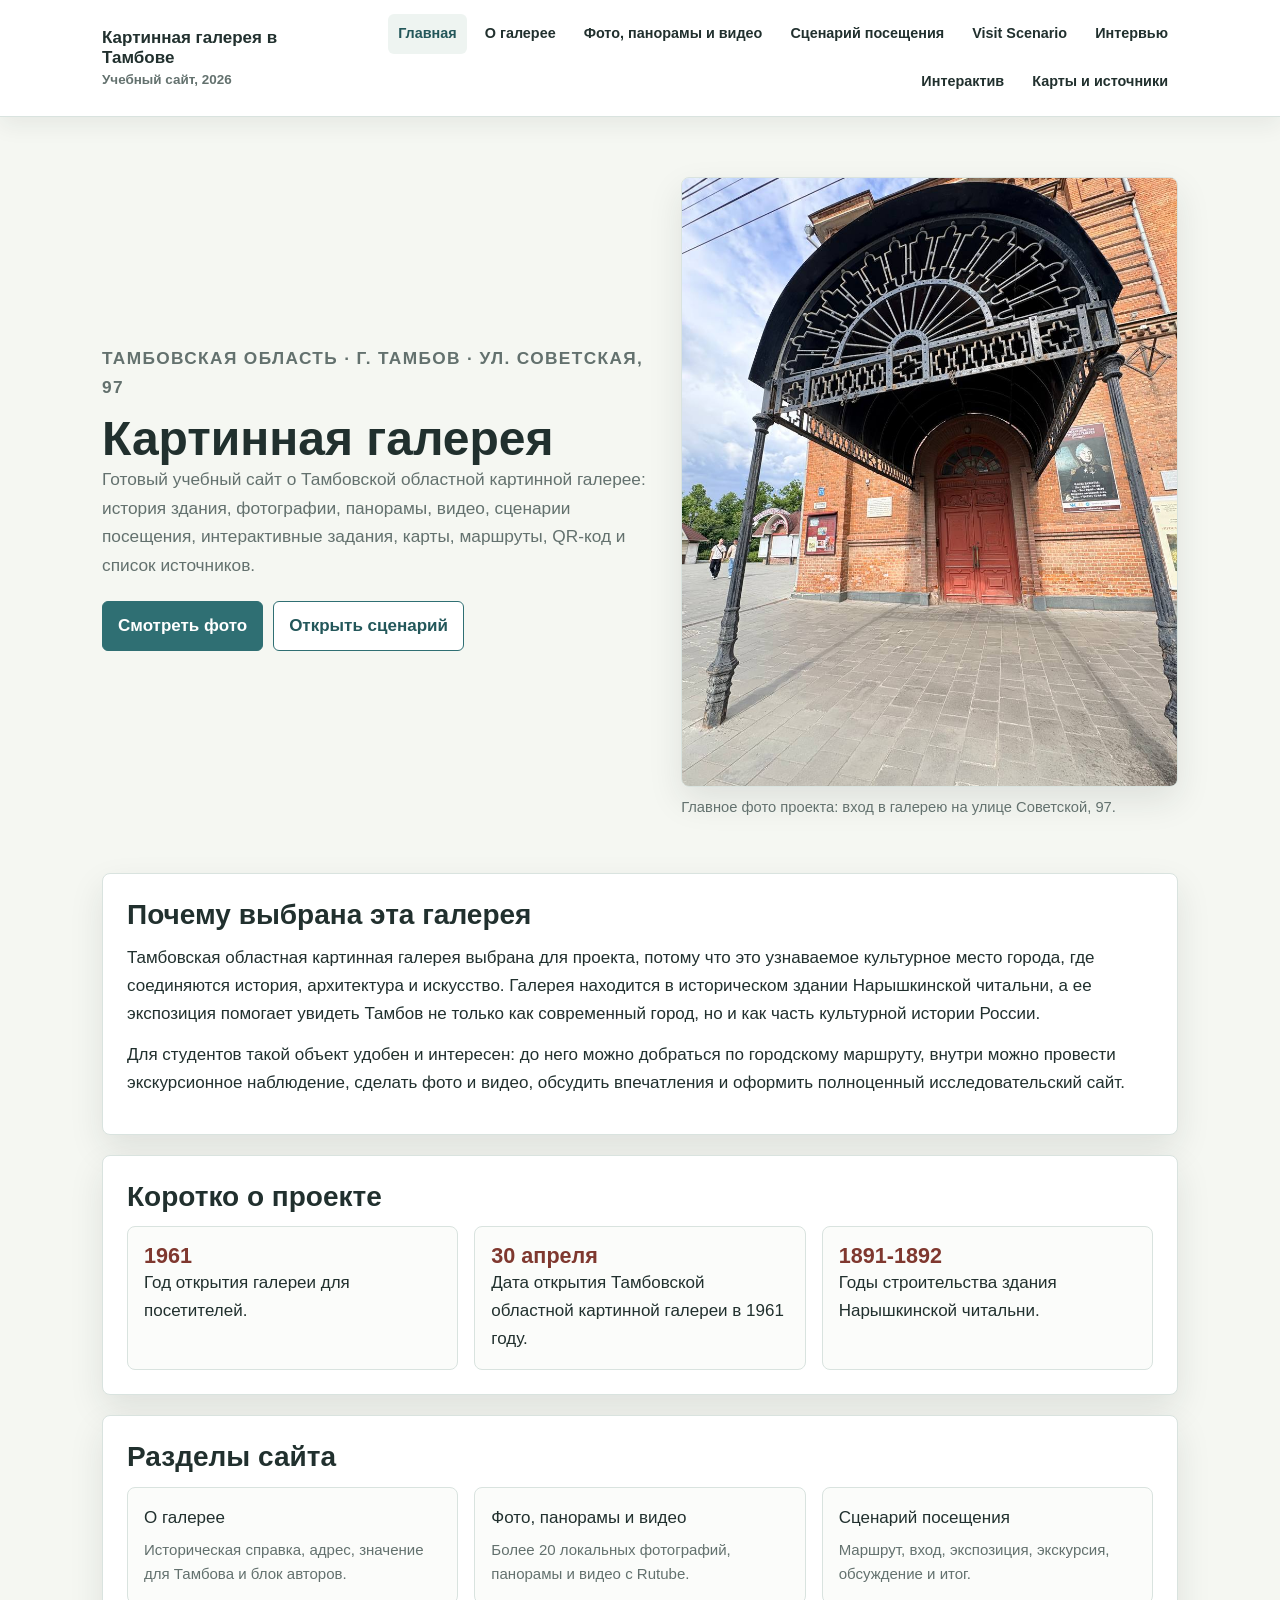
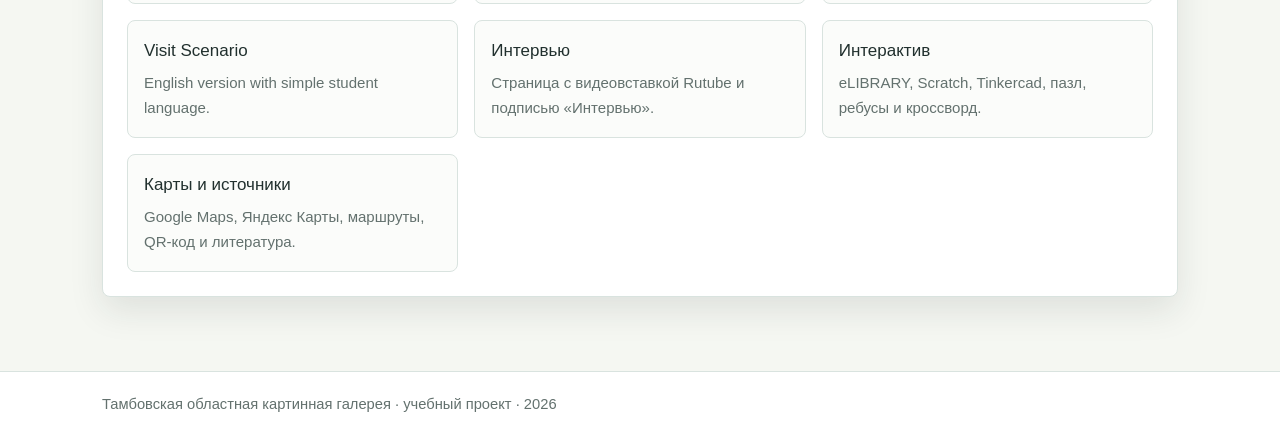
<file: index.html>
<!DOCTYPE html>
<html lang="ru">
<head>
  <meta charset="UTF-8">
  <meta name="viewport" content="width=device-width, initial-scale=1.0">
  <title>Картинная галерея в Тамбове Тамбовской области</title>
  <link rel="stylesheet" href="css/style.css">
</head>
<body>
  <header class="site-header">
    <div class="header-inner">
      <div class="brand">Картинная галерея в Тамбове<span>Учебный сайт, 2026</span></div>
      <nav aria-label="Основная навигация">
        <ul class="nav-list">
          <li><a class="active" href="index.html">Главная</a></li>
          <li><a href="about.html">О галерее</a></li>
          <li><a href="media.html">Фото, панорамы и видео</a></li>
          <li><a href="scenario.html">Сценарий посещения</a></li>
          <li><a href="scenario-en.html">Visit Scenario</a></li>
          <li><a href="interview.html">Интервью</a></li>
          <li><a href="interactive.html">Интерактив</a></li>
          <li><a href="maps-sources.html">Карты и источники</a></li>
        </ul>
      </nav>
    </div>
  </header>

  <main>
    <section class="hero">
      <div>
        <p class="eyebrow">Тамбовская область · г. Тамбов · ул. Советская, 97</p>
        <h1>Картинная галерея</h1>
        <p class="lead">
          Готовый учебный сайт о Тамбовской областной картинной галерее: история здания,
          фотографии, панорамы, видео, сценарии посещения, интерактивные задания, карты,
          маршруты, QR-код и список источников.
        </p>
        <div class="hero-actions">
          <a class="btn" href="media.html">Смотреть фото</a>
          <a class="btn secondary" href="scenario.html">Открыть сценарий</a>
        </div>
      </div>
      <figure class="hero-photo">
        <img src="photos/cover.jpg" alt="Вход в Тамбовскую областную картинную галерею">
        <figcaption>Главное фото проекта: вход в галерею на улице Советской, 97.</figcaption>
      </figure>
    </section>

    <section class="section">
      <h2>Почему выбрана эта галерея</h2>
      <p>
        Тамбовская областная картинная галерея выбрана для проекта, потому что это узнаваемое
        культурное место города, где соединяются история, архитектура и искусство. Галерея
        находится в историческом здании Нарышкинской читальни, а ее экспозиция помогает увидеть
        Тамбов не только как современный город, но и как часть культурной истории России.
      </p>
      <p>
        Для студентов такой объект удобен и интересен: до него можно добраться по городскому
        маршруту, внутри можно провести экскурсионное наблюдение, сделать фото и видео,
        обсудить впечатления и оформить полноценный исследовательский сайт.
      </p>
    </section>

    <section class="section">
      <h2>Коротко о проекте</h2>
      <div class="grid">
        <div class="fact">
          <strong>1961</strong>
          Год открытия галереи для посетителей.
        </div>
        <div class="fact">
          <strong>30 апреля</strong>
          Дата открытия Тамбовской областной картинной галереи в 1961 году.
        </div>
        <div class="fact">
          <strong>1891-1892</strong>
          Годы строительства здания Нарышкинской читальни.
        </div>
      </div>
    </section>

    <section class="section">
      <h2>Разделы сайта</h2>
      <div class="grid">
        <a class="site-link" href="about.html">О галерее<span>Историческая справка, адрес, значение для Тамбова и блок авторов.</span></a>
        <a class="site-link" href="media.html">Фото, панорамы и видео<span>Более 20 локальных фотографий, панорамы и видео с Rutube.</span></a>
        <a class="site-link" href="scenario.html">Сценарий посещения<span>Маршрут, вход, экспозиция, экскурсия, обсуждение и итог.</span></a>
        <a class="site-link" href="scenario-en.html">Visit Scenario<span>English version with simple student language.</span></a>
        <a class="site-link" href="interview.html">Интервью<span>Страница с видеовставкой Rutube и подписью «Интервью».</span></a>
        <a class="site-link" href="interactive.html">Интерактив<span>eLIBRARY, Scratch, Tinkercad, пазл, ребусы и кроссворд.</span></a>
        <a class="site-link" href="maps-sources.html">Карты и источники<span>Google Maps, Яндекс Карты, маршруты, QR-код и литература.</span></a>
      </div>
    </section>
  </main>

  <footer class="footer">
    <div class="footer-inner">Тамбовская областная картинная галерея · учебный проект · 2026</div>
  </footer>
  <script src="js/main.js"></script>
</body>
</html>
</file>
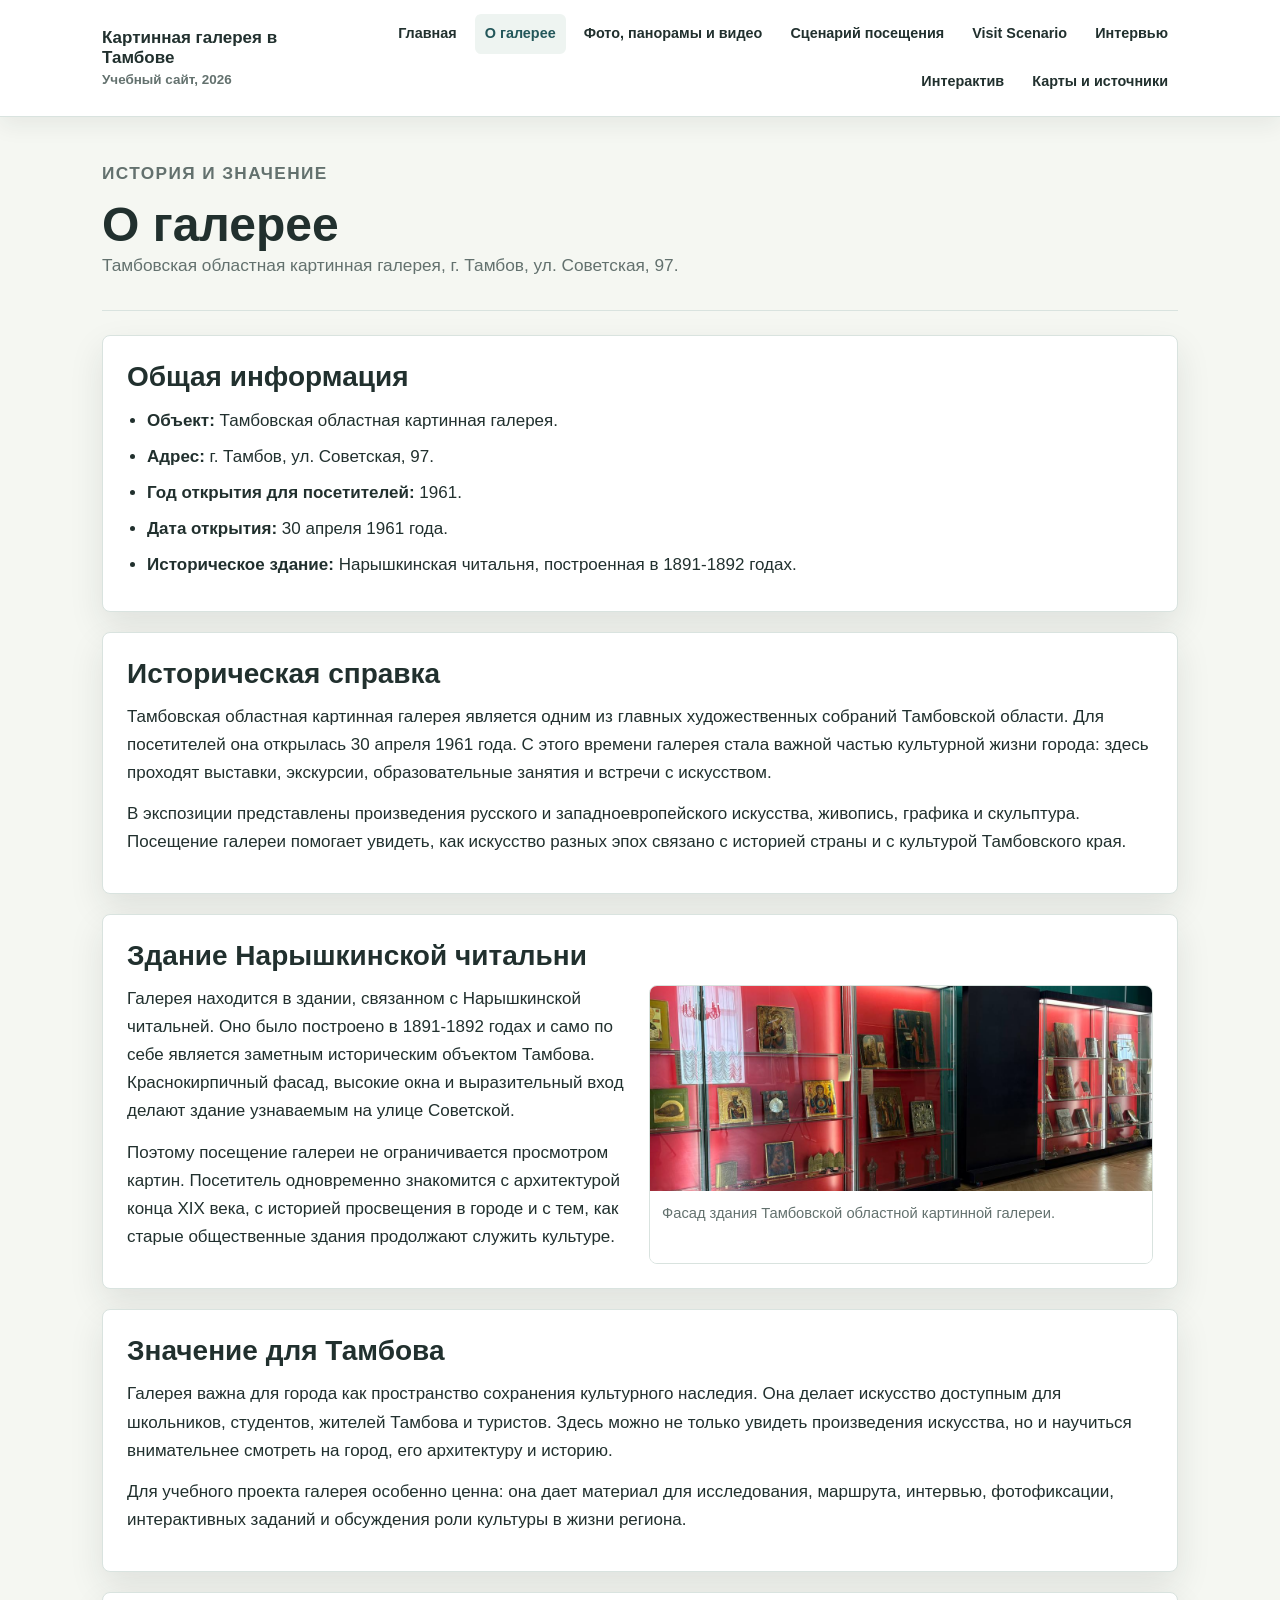
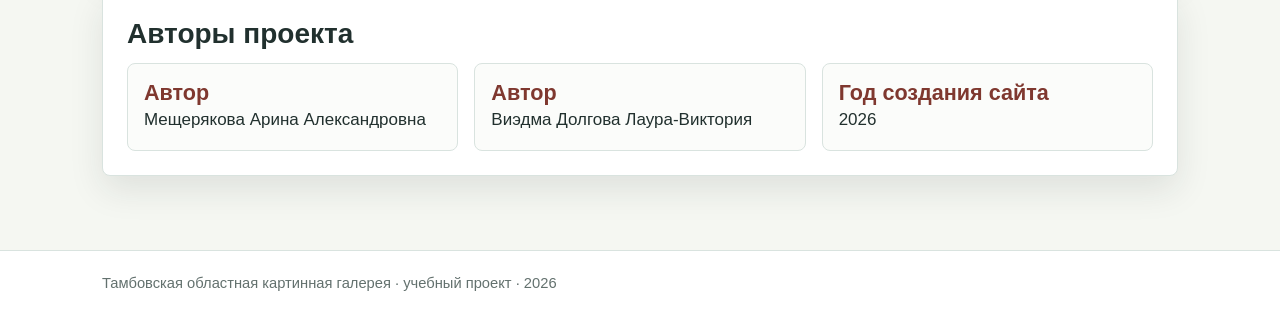
<file: about.html>
<!DOCTYPE html>
<html lang="ru">
<head>
  <meta charset="UTF-8">
  <meta name="viewport" content="width=device-width, initial-scale=1.0">
  <title>О галерее</title>
  <link rel="stylesheet" href="css/style.css">
</head>
<body>
  <header class="site-header">
    <div class="header-inner">
      <div class="brand">Картинная галерея в Тамбове<span>Учебный сайт, 2026</span></div>
      <nav aria-label="Основная навигация">
        <ul class="nav-list">
          <li><a href="index.html">Главная</a></li>
          <li><a class="active" href="about.html">О галерее</a></li>
          <li><a href="media.html">Фото, панорамы и видео</a></li>
          <li><a href="scenario.html">Сценарий посещения</a></li>
          <li><a href="scenario-en.html">Visit Scenario</a></li>
          <li><a href="interview.html">Интервью</a></li>
          <li><a href="interactive.html">Интерактив</a></li>
          <li><a href="maps-sources.html">Карты и источники</a></li>
        </ul>
      </nav>
    </div>
  </header>

  <main>
    <div class="page-title">
      <p class="eyebrow">История и значение</p>
      <h1>О галерее</h1>
      <p>Тамбовская областная картинная галерея, г. Тамбов, ул. Советская, 97.</p>
    </div>

    <section class="section">
      <h2>Общая информация</h2>
      <ul class="info-list">
        <li><strong>Объект:</strong> Тамбовская областная картинная галерея.</li>
        <li><strong>Адрес:</strong> г. Тамбов, ул. Советская, 97.</li>
        <li><strong>Год открытия для посетителей:</strong> 1961.</li>
        <li><strong>Дата открытия:</strong> 30 апреля 1961 года.</li>
        <li><strong>Историческое здание:</strong> Нарышкинская читальня, построенная в 1891-1892 годах.</li>
      </ul>
    </section>

    <section class="section">
      <h2>Историческая справка</h2>
      <p>
        Тамбовская областная картинная галерея является одним из главных художественных
        собраний Тамбовской области. Для посетителей она открылась 30 апреля 1961 года.
        С этого времени галерея стала важной частью культурной жизни города: здесь проходят
        выставки, экскурсии, образовательные занятия и встречи с искусством.
      </p>
      <p>
        В экспозиции представлены произведения русского и западноевропейского искусства,
        живопись, графика и скульптура. Посещение галереи помогает увидеть, как искусство
        разных эпох связано с историей страны и с культурой Тамбовского края.
      </p>
    </section>

    <section class="section">
      <h2>Здание Нарышкинской читальни</h2>
      <div class="two-col">
        <div>
          <p>
            Галерея находится в здании, связанном с Нарышкинской читальней. Оно было построено
            в 1891-1892 годах и само по себе является заметным историческим объектом Тамбова.
            Краснокирпичный фасад, высокие окна и выразительный вход делают здание узнаваемым
            на улице Советской.
          </p>
          <p>
            Поэтому посещение галереи не ограничивается просмотром картин. Посетитель одновременно
            знакомится с архитектурой конца XIX века, с историей просвещения в городе и с тем,
            как старые общественные здания продолжают служить культуре.
          </p>
        </div>
        <figure class="photo-item">
          <button class="photo-open" type="button" data-lightbox="photos/photo01.jpg" data-caption="Фасад исторического здания галереи">
            <img src="photos/photo01.jpg" alt="Фасад исторического здания галереи">
          </button>
          <figcaption>Фасад здания Тамбовской областной картинной галереи.</figcaption>
        </figure>
      </div>
    </section>

    <section class="section">
      <h2>Значение для Тамбова</h2>
      <p>
        Галерея важна для города как пространство сохранения культурного наследия. Она делает
        искусство доступным для школьников, студентов, жителей Тамбова и туристов. Здесь можно
        не только увидеть произведения искусства, но и научиться внимательнее смотреть на город,
        его архитектуру и историю.
      </p>
      <p>
        Для учебного проекта галерея особенно ценна: она дает материал для исследования, маршрута,
        интервью, фотофиксации, интерактивных заданий и обсуждения роли культуры в жизни региона.
      </p>
    </section>

    <section class="section">
      <h2>Авторы проекта</h2>
      <div class="grid">
        <div class="fact"><strong>Автор</strong>Мещерякова Арина Александровна</div>
        <div class="fact"><strong>Автор</strong>Виэдма Долгова Лаура-Виктория</div>
        <div class="fact"><strong>Год создания сайта</strong>2026</div>
      </div>
    </section>

  </main>

  <footer class="footer">
    <div class="footer-inner">Тамбовская областная картинная галерея · учебный проект · 2026</div>
  </footer>
  <script src="js/main.js"></script>
</body>
</html>
</file>
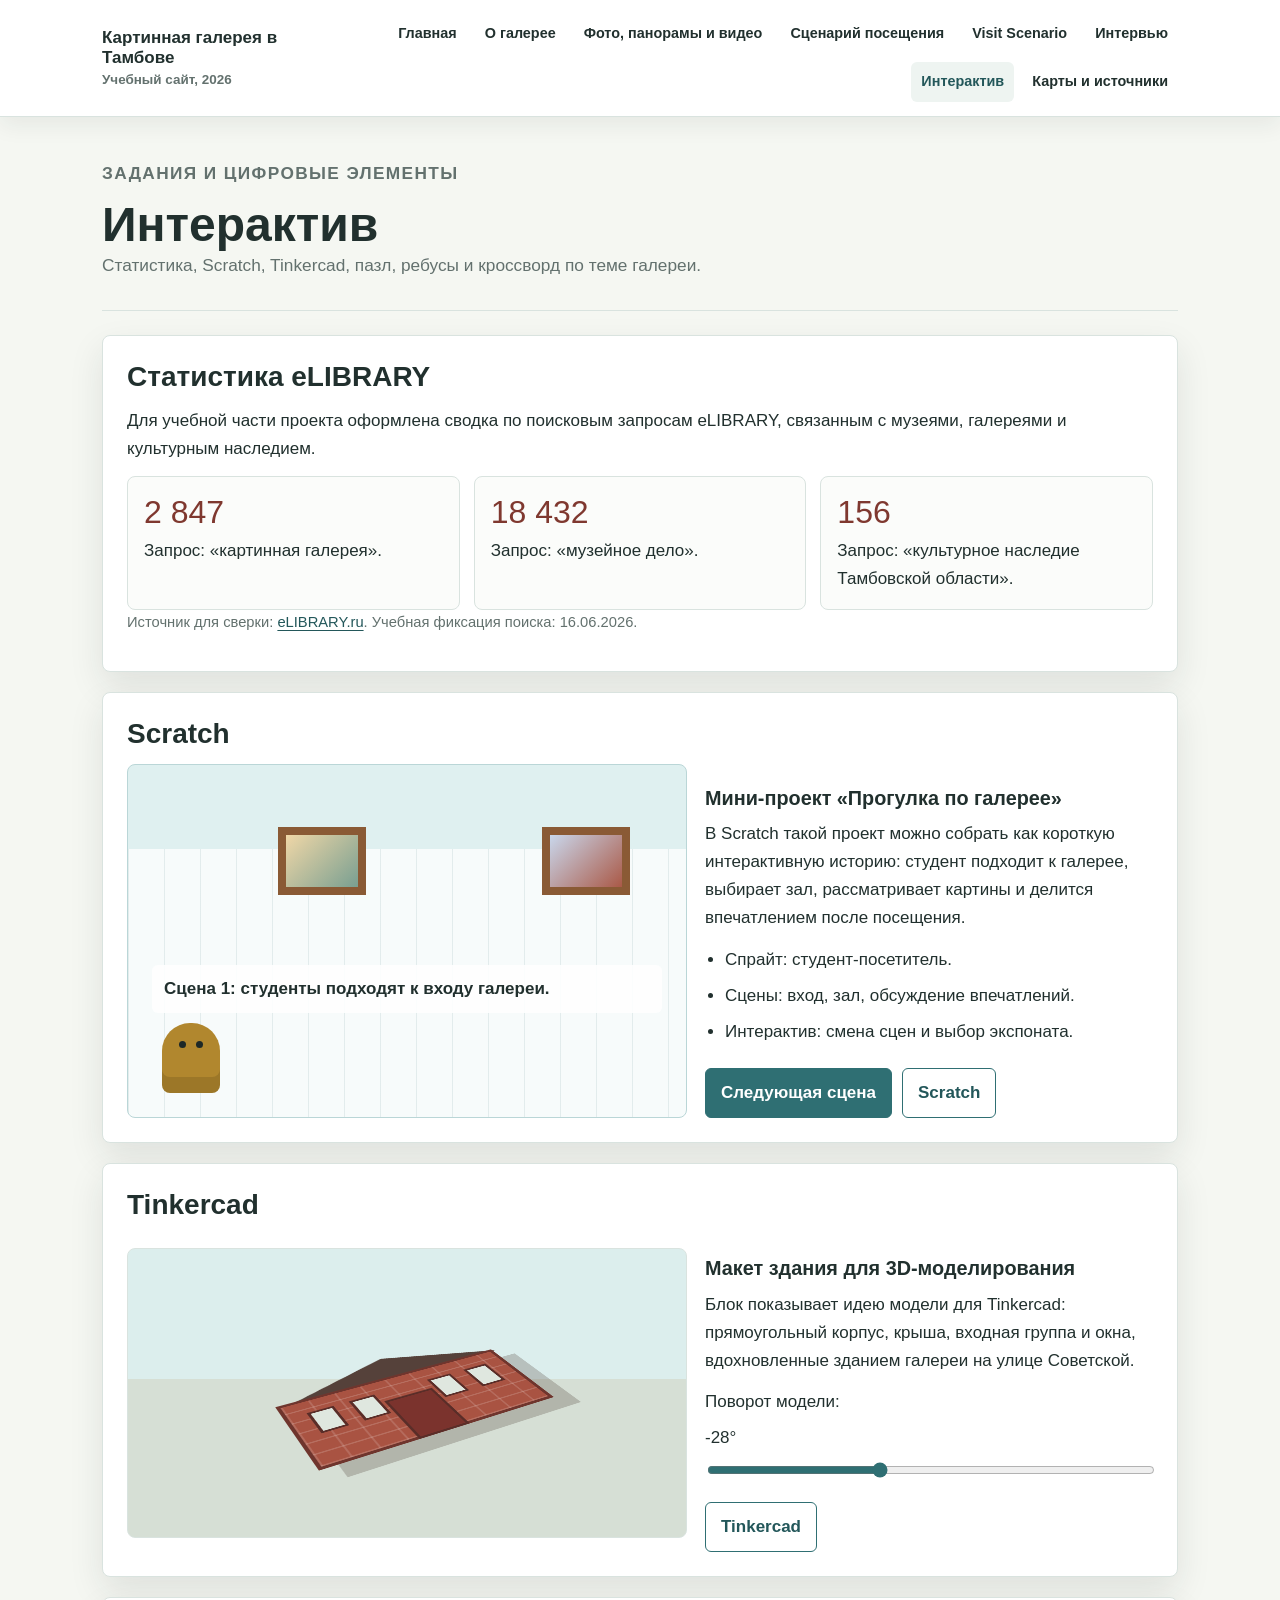
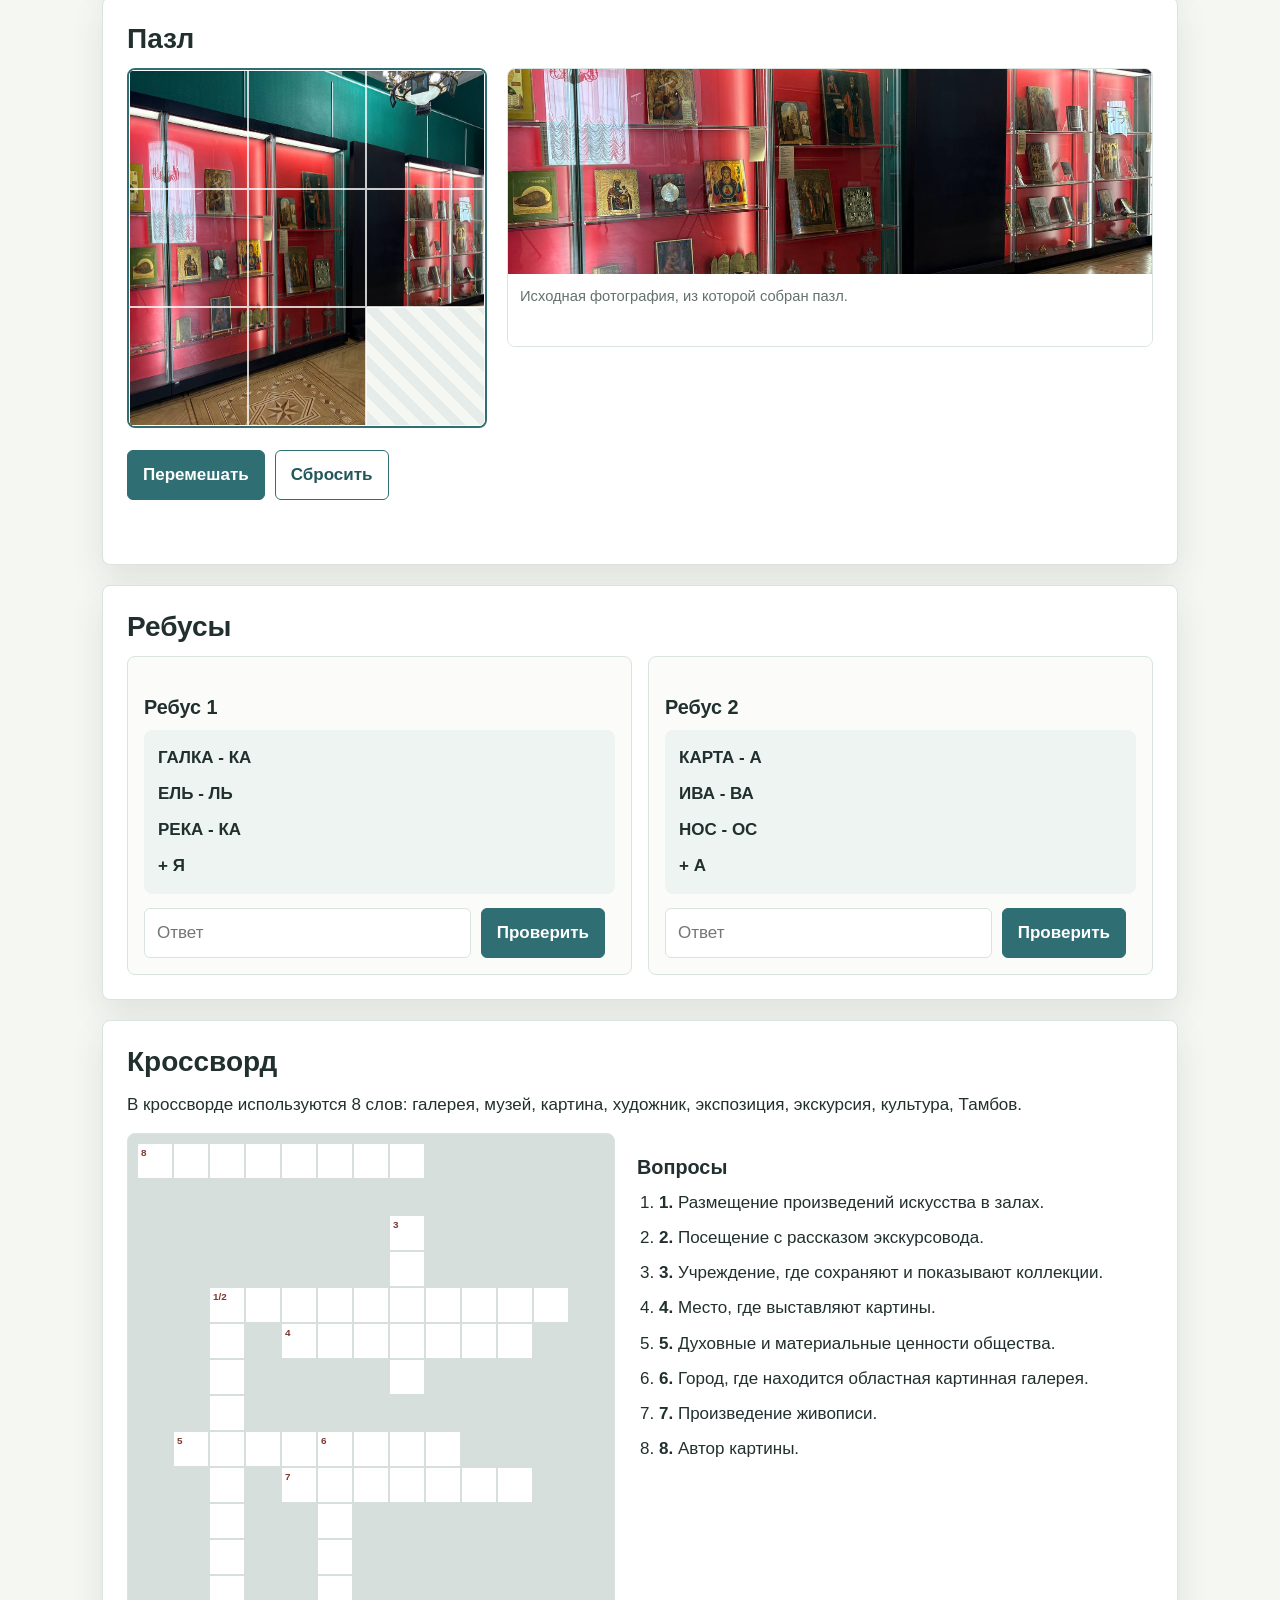
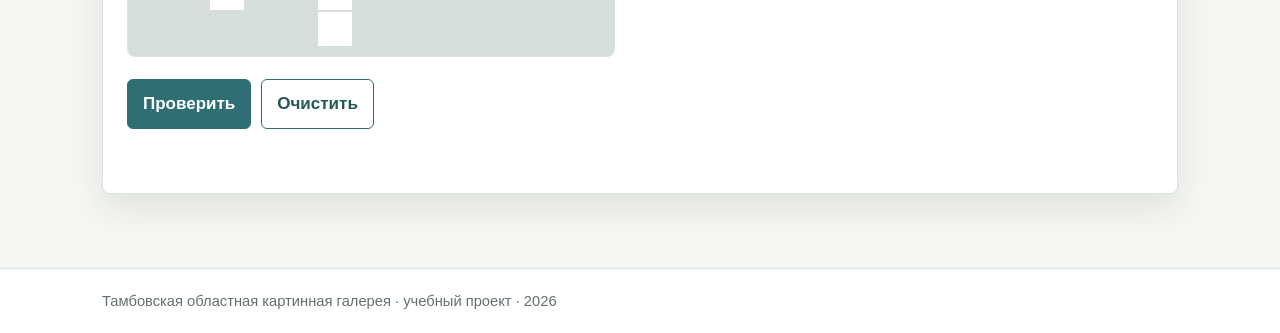
<file: interactive.html>
<!DOCTYPE html>
<html lang="ru">
<head>
  <meta charset="UTF-8">
  <meta name="viewport" content="width=device-width, initial-scale=1.0">
  <title>Интерактив</title>
  <link rel="stylesheet" href="css/style.css">
</head>
<body>
  <header class="site-header">
    <div class="header-inner">
      <div class="brand">Картинная галерея в Тамбове<span>Учебный сайт, 2026</span></div>
      <nav aria-label="Основная навигация">
        <ul class="nav-list">
          <li><a href="index.html">Главная</a></li>
          <li><a href="about.html">О галерее</a></li>
          <li><a href="media.html">Фото, панорамы и видео</a></li>
          <li><a href="scenario.html">Сценарий посещения</a></li>
          <li><a href="scenario-en.html">Visit Scenario</a></li>
          <li><a href="interview.html">Интервью</a></li>
          <li><a class="active" href="interactive.html">Интерактив</a></li>
          <li><a href="maps-sources.html">Карты и источники</a></li>
        </ul>
      </nav>
    </div>
  </header>

  <main>
    <div class="page-title">
      <p class="eyebrow">Задания и цифровые элементы</p>
      <h1>Интерактив</h1>
      <p>Статистика, Scratch, Tinkercad, пазл, ребусы и кроссворд по теме галереи.</p>
    </div>

    <section class="section">
      <h2>Статистика eLIBRARY</h2>
      <p>
        Для учебной части проекта оформлена сводка по поисковым запросам eLIBRARY,
        связанным с музеями, галереями и культурным наследием.
      </p>
      <div class="stats-grid">
        <div class="stat-box">
          <span class="stat-number">2 847</span>
          Запрос: «картинная галерея».
        </div>
        <div class="stat-box">
          <span class="stat-number">18 432</span>
          Запрос: «музейное дело».
        </div>
        <div class="stat-box">
          <span class="stat-number">156</span>
          Запрос: «культурное наследие Тамбовской области».
        </div>
      </div>
      <p class="source-note">
        Источник для сверки: <a href="https://www.elibrary.ru/" target="_blank" rel="noopener">eLIBRARY.ru</a>.
        Учебная фиксация поиска: 16.06.2026.
      </p>
    </section>

    <section class="section">
      <h2>Scratch</h2>
      <div class="scratch-panel" data-scratch-panel>
        <div class="scratch-stage" aria-label="Мини-сцена Scratch о посещении галереи">
          <div class="scratch-label" data-scratch-label></div>
          <div class="scratch-painting one"></div>
          <div class="scratch-painting two"></div>
          <div class="scratch-character"></div>
        </div>
        <div>
          <h3>Мини-проект «Прогулка по галерее»</h3>
          <p>
            В Scratch такой проект можно собрать как короткую интерактивную историю:
            студент подходит к галерее, выбирает зал, рассматривает картины и делится
            впечатлением после посещения.
          </p>
          <ul class="info-list">
            <li>Спрайт: студент-посетитель.</li>
            <li>Сцены: вход, зал, обсуждение впечатлений.</li>
            <li>Интерактив: смена сцен и выбор экспоната.</li>
          </ul>
          <div class="button-row">
            <button class="btn" type="button" data-scratch-next>Следующая сцена</button>
            <a class="btn secondary" href="https://scratch.mit.edu/" target="_blank" rel="noopener">Scratch</a>
          </div>
        </div>
      </div>
    </section>

    <section class="section">
      <h2>Tinkercad</h2>
      <div class="model-wrap">
        <div class="model-scene" aria-label="Условная 3D-модель здания галереи">
          <div class="model-building">
            <div class="roof"></div>
            <div class="base"></div>
            <div class="window w1"></div>
            <div class="window w2"></div>
            <div class="window w3"></div>
            <div class="window w4"></div>
            <div class="entrance"></div>
          </div>
        </div>
        <div>
          <h3>Макет здания для 3D-моделирования</h3>
          <p>
            Блок показывает идею модели для Tinkercad: прямоугольный корпус,
            крыша, входная группа и окна, вдохновленные зданием галереи на улице Советской.
          </p>
          <label class="range-line">
            Поворот модели: <span data-model-value>-28°</span>
            <input type="range" min="-70" max="40" value="-28" data-model-rotate>
          </label>
          <div class="button-row">
            <a class="btn secondary" href="https://www.tinkercad.com/" target="_blank" rel="noopener">Tinkercad</a>
          </div>
        </div>
      </div>
    </section>

    <section class="section">
      <h2>Пазл</h2>
      <div class="puzzle-layout">
        <div>
          <div class="puzzle-board" data-puzzle-board data-image="photos/photo01.jpg" aria-label="Пазл по фотографии галереи"></div>
          <div class="button-row">
            <button class="btn" type="button" data-puzzle-shuffle>Перемешать</button>
            <button class="btn secondary" type="button" data-puzzle-reset>Сбросить</button>
          </div>
          <div class="puzzle-status" data-puzzle-status></div>
        </div>
        <figure class="photo-item">
          <button class="photo-open" type="button" data-lightbox="photos/photo01.jpg" data-caption="Исходная фотография для пазла">
            <img src="photos/photo01.jpg" alt="Исходная фотография для пазла">
          </button>
          <figcaption>Исходная фотография, из которой собран пазл.</figcaption>
        </figure>
      </div>
    </section>

    <section class="section">
      <h2>Ребусы</h2>
      <div class="rebus-grid">
        <div class="rebus-card">
          <h3>Ребус 1</h3>
          <div class="rebus-expression">
            <span>ГАЛКА - КА</span>
            <span>ЕЛЬ - ЛЬ</span>
            <span>РЕКА - КА</span>
            <span>+ Я</span>
          </div>
          <form class="rebus-form" data-rebus data-answer="ГАЛЕРЕЯ">
            <input type="text" aria-label="Ответ на ребус 1" placeholder="Ответ">
            <button class="btn" type="submit">Проверить</button>
            <div class="rebus-status" aria-live="polite"></div>
          </form>
        </div>
        <div class="rebus-card">
          <h3>Ребус 2</h3>
          <div class="rebus-expression">
            <span>КАРТА - А</span>
            <span>ИВА - ВА</span>
            <span>НОС - ОС</span>
            <span>+ А</span>
          </div>
          <form class="rebus-form" data-rebus data-answer="КАРТИНА">
            <input type="text" aria-label="Ответ на ребус 2" placeholder="Ответ">
            <button class="btn" type="submit">Проверить</button>
            <div class="rebus-status" aria-live="polite"></div>
          </form>
        </div>
      </div>
    </section>

    <section class="section">
      <h2>Кроссворд</h2>
      <p>
        В кроссворде используются 8 слов: галерея, музей, картина, художник,
        экспозиция, экскурсия, культура, Тамбов.
      </p>
      <div class="crossword-wrap">
        <div>
          <div class="crossword-grid" id="crosswordGrid" aria-label="Кроссворд на 8 слов"></div>
          <div class="button-row">
            <button class="btn" type="button" data-crossword-check>Проверить</button>
            <button class="btn secondary" type="button" data-crossword-clear>Очистить</button>
          </div>
          <div class="crossword-status" data-crossword-status aria-live="polite"></div>
        </div>
        <div>
          <h3>Вопросы</h3>
          <ol class="clue-list" id="crosswordClues"></ol>
        </div>
      </div>
    </section>
  </main>

  <footer class="footer">
    <div class="footer-inner">Тамбовская областная картинная галерея · учебный проект · 2026</div>
  </footer>
  <script src="js/main.js"></script>
</body>
</html>
</file>
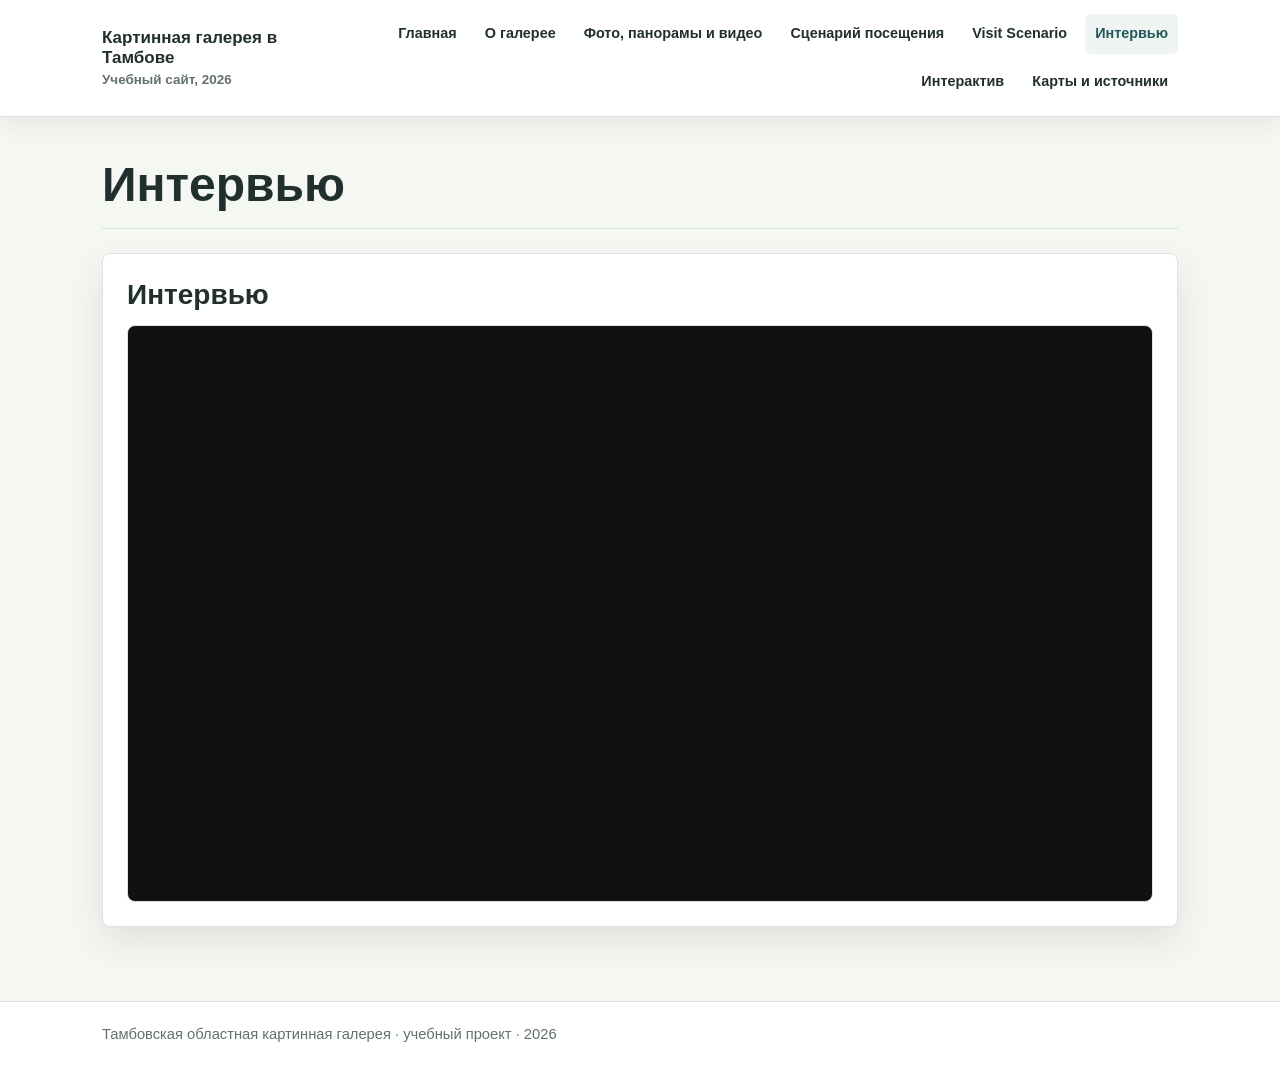
<file: interview.html>
<!DOCTYPE html>
<html lang="ru">
<head>
  <meta charset="UTF-8">
  <meta name="viewport" content="width=device-width, initial-scale=1.0">
  <title>Интервью</title>
  <link rel="stylesheet" href="css/style.css">
</head>
<body>
  <header class="site-header">
    <div class="header-inner">
      <div class="brand">Картинная галерея в Тамбове<span>Учебный сайт, 2026</span></div>
      <nav aria-label="Основная навигация">
        <ul class="nav-list">
          <li><a href="index.html">Главная</a></li>
          <li><a href="about.html">О галерее</a></li>
          <li><a href="media.html">Фото, панорамы и видео</a></li>
          <li><a href="scenario.html">Сценарий посещения</a></li>
          <li><a href="scenario-en.html">Visit Scenario</a></li>
          <li><a class="active" href="interview.html">Интервью</a></li>
          <li><a href="interactive.html">Интерактив</a></li>
          <li><a href="maps-sources.html">Карты и источники</a></li>
        </ul>
      </nav>
    </div>
  </header>

  <main>
    <div class="page-title">
      <h1>Интервью</h1>
    </div>

    <section class="section">
      <h2>Интервью</h2>
      <div class="embed">
        <iframe
          src="https://rutube.ru/play/embed/41c4757165e6a5879e74a8eb932a50e2/"
          title="Интервью"
          allow="clipboard-write; autoplay"
          allowfullscreen>
        </iframe>
      </div>
    </section>
  </main>

  <footer class="footer">
    <div class="footer-inner">Тамбовская областная картинная галерея · учебный проект · 2026</div>
  </footer>
  <script src="js/main.js"></script>
</body>
</html>
</file>
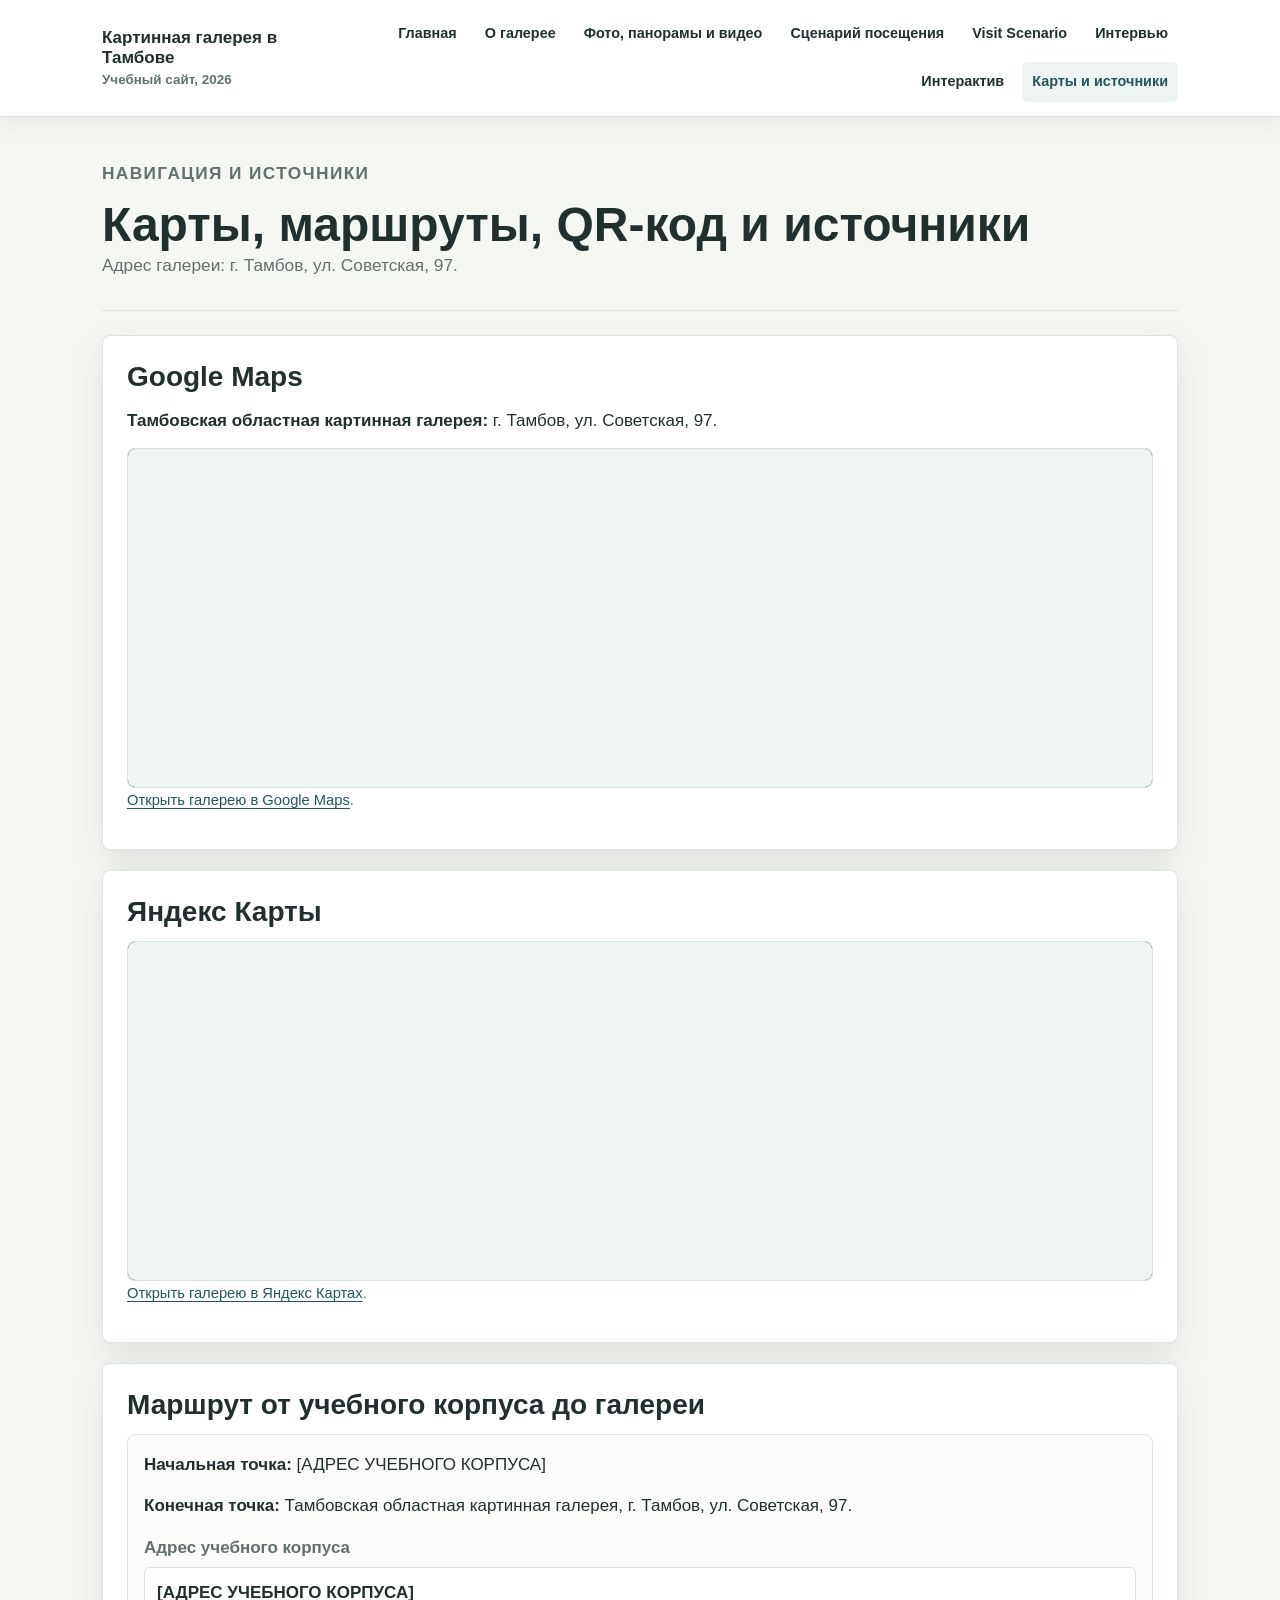
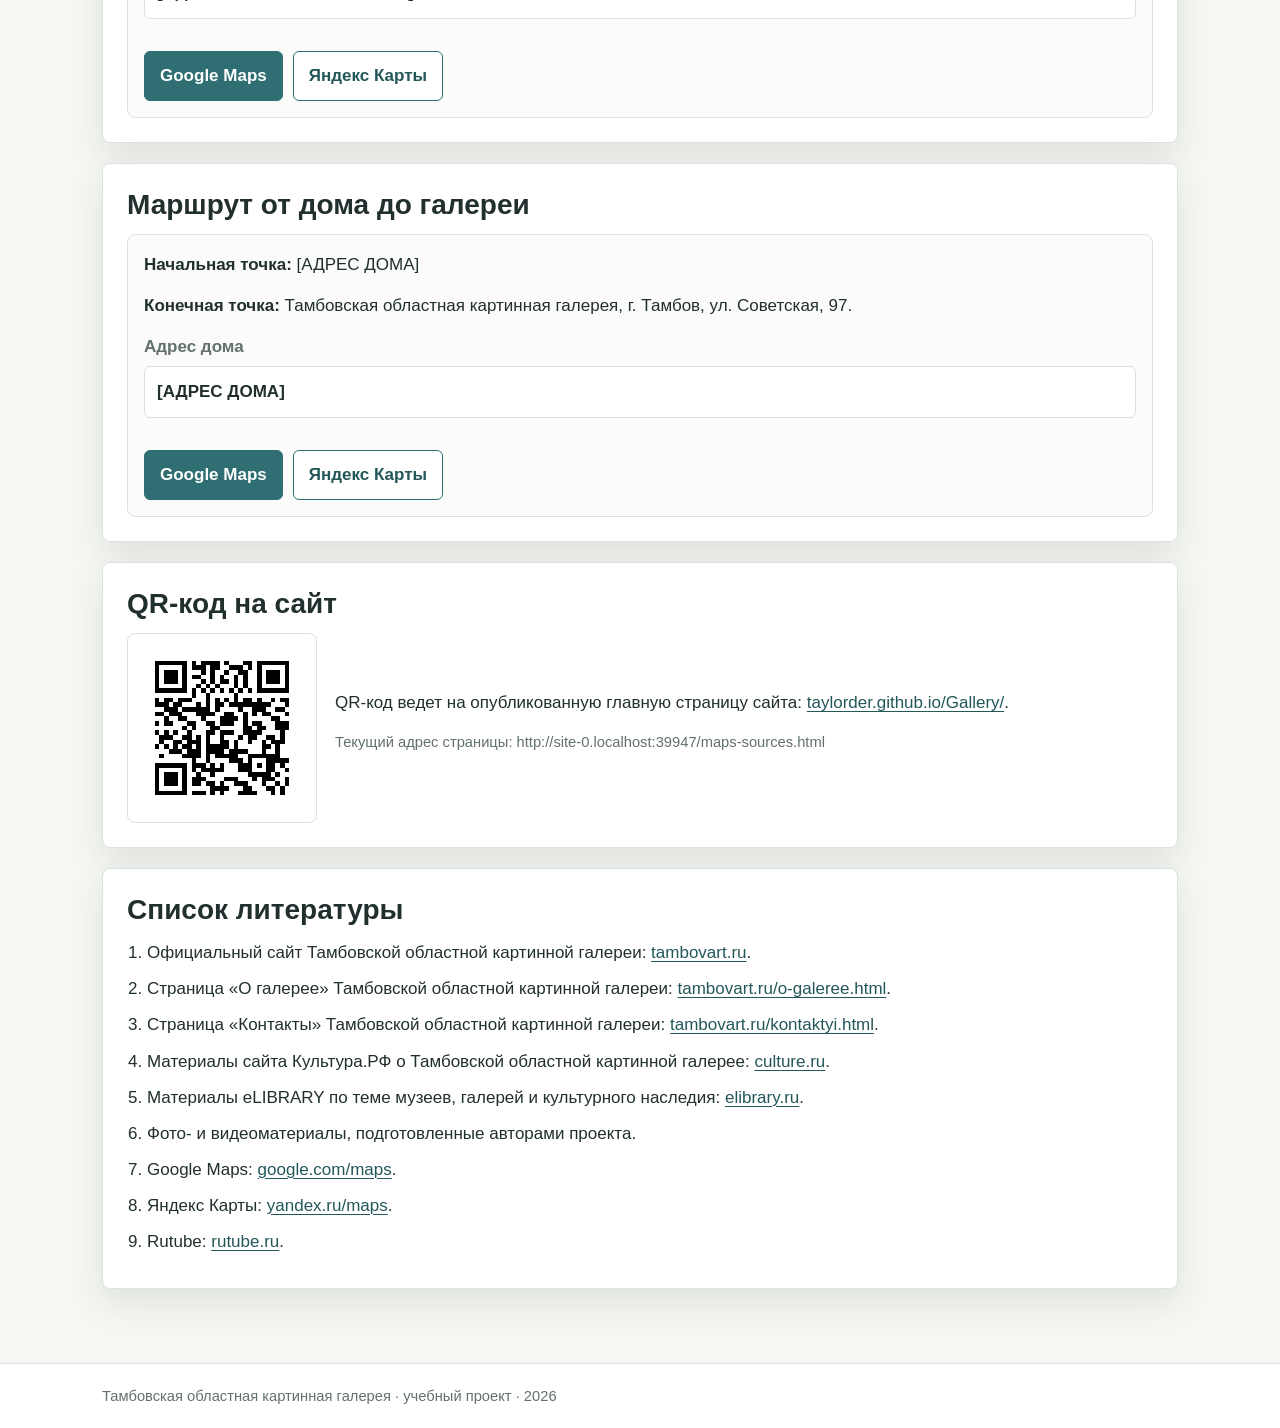
<file: maps-sources.html>
<!DOCTYPE html>
<html lang="ru">
<head>
  <meta charset="UTF-8">
  <meta name="viewport" content="width=device-width, initial-scale=1.0">
  <title>Карты, маршруты, QR-код и источники</title>
  <link rel="stylesheet" href="css/style.css">
</head>
<body>
  <header class="site-header">
    <div class="header-inner">
      <div class="brand">Картинная галерея в Тамбове<span>Учебный сайт, 2026</span></div>
      <nav aria-label="Основная навигация">
        <ul class="nav-list">
          <li><a href="index.html">Главная</a></li>
          <li><a href="about.html">О галерее</a></li>
          <li><a href="media.html">Фото, панорамы и видео</a></li>
          <li><a href="scenario.html">Сценарий посещения</a></li>
          <li><a href="scenario-en.html">Visit Scenario</a></li>
          <li><a href="interview.html">Интервью</a></li>
          <li><a href="interactive.html">Интерактив</a></li>
          <li><a class="active" href="maps-sources.html">Карты и источники</a></li>
        </ul>
      </nav>
    </div>
  </header>

  <main>
    <div class="page-title">
      <p class="eyebrow">Навигация и источники</p>
      <h1>Карты, маршруты, QR-код и источники</h1>
      <p>Адрес галереи: г. Тамбов, ул. Советская, 97.</p>
    </div>

    <section class="section">
      <h2>Google Maps</h2>
      <p><strong>Тамбовская областная картинная галерея:</strong> г. Тамбов, ул. Советская, 97.</p>
      <div class="embed map-frame">
        <iframe
          src="https://maps.google.com/maps?q=52.724639,41.455975&hl=ru&z=17&output=embed"
          title="Тамбовская областная картинная галерея на Google Maps"
          loading="lazy"
          referrerpolicy="no-referrer-when-downgrade"
          allowfullscreen>
        </iframe>
      </div>
      <p class="source-note">
        <a href="https://www.google.com/maps/search/?api=1&query=52.724639,41.455975" target="_blank" rel="noopener">Открыть галерею в Google Maps</a>.
      </p>
    </section>

    <section class="section">
      <h2>Яндекс Карты</h2>
      <div class="embed map-frame">
        <iframe
          src="https://yandex.ru/map-widget/v1/?ll=41.455975%2C52.724639&z=17&pt=41.455975%2C52.724639%2Cpm2rdm&l=map"
          title="Тамбовская областная картинная галерея на Яндекс Картах"
          loading="lazy"
          allowfullscreen>
        </iframe>
      </div>
      <p class="source-note">
        <a href="https://yandex.ru/maps/?pt=41.455975,52.724639&z=17&l=map" target="_blank" rel="noopener">Открыть галерею в Яндекс Картах</a>.
      </p>
    </section>

    <section class="section">
      <h2>Маршрут от учебного корпуса до галереи</h2>
      <div class="route-box">
        <p><strong>Начальная точка:</strong> [АДРЕС УЧЕБНОГО КОРПУСА]</p>
        <p><strong>Конечная точка:</strong> Тамбовская областная картинная галерея, г. Тамбов, ул. Советская, 97.</p>
        <form class="route-form" data-route-form>
          <label>
            Адрес учебного корпуса
            <input type="text" value="[АДРЕС УЧЕБНОГО КОРПУСА]" aria-label="Адрес учебного корпуса">
          </label>
          <div class="button-row">
            <button class="btn" type="submit" data-service="google">Google Maps</button>
            <button class="btn secondary" type="submit" data-service="yandex">Яндекс Карты</button>
          </div>
        </form>
      </div>
    </section>

    <section class="section">
      <h2>Маршрут от дома до галереи</h2>
      <div class="route-box">
        <p><strong>Начальная точка:</strong> [АДРЕС ДОМА]</p>
        <p><strong>Конечная точка:</strong> Тамбовская областная картинная галерея, г. Тамбов, ул. Советская, 97.</p>
        <form class="route-form" data-route-form>
          <label>
            Адрес дома
            <input type="text" value="[АДРЕС ДОМА]" aria-label="Адрес дома">
          </label>
          <div class="button-row">
            <button class="btn" type="submit" data-service="google">Google Maps</button>
            <button class="btn secondary" type="submit" data-service="yandex">Яндекс Карты</button>
          </div>
        </form>
      </div>
    </section>

    <section class="section">
      <h2>QR-код на сайт</h2>
      <div class="qr-block">
        <img src="assets/qr-site.svg" alt="QR-код на главную страницу сайта">
        <div>
          <p>
            QR-код ведет на опубликованную главную страницу сайта:
            <a href="https://taylorder.github.io/Gallery/" target="_blank" rel="noopener">taylorder.github.io/Gallery/</a>.
          </p>
          <p class="source-note">Текущий адрес страницы: <span data-current-url>index.html</span></p>
        </div>
      </div>
    </section>

    <section class="section">
      <h2>Список литературы</h2>
      <ol class="source-list">
        <li>Официальный сайт Тамбовской областной картинной галереи: <a href="https://www.tambovart.ru/" target="_blank" rel="noopener">tambovart.ru</a>.</li>
        <li>Страница «О галерее» Тамбовской областной картинной галереи: <a href="https://www.tambovart.ru/o-galeree.html" target="_blank" rel="noopener">tambovart.ru/o-galeree.html</a>.</li>
        <li>Страница «Контакты» Тамбовской областной картинной галереи: <a href="https://www.tambovart.ru/kontaktyi.html" target="_blank" rel="noopener">tambovart.ru/kontaktyi.html</a>.</li>
        <li>Материалы сайта Культура.РФ о Тамбовской областной картинной галерее: <a href="https://www.culture.ru/institutes/89757/tambovskaya-oblastnaya-kartinnaya-galereya" target="_blank" rel="noopener">culture.ru</a>.</li>
        <li>Материалы eLIBRARY по теме музеев, галерей и культурного наследия: <a href="https://www.elibrary.ru/" target="_blank" rel="noopener">elibrary.ru</a>.</li>
        <li>Фото- и видеоматериалы, подготовленные авторами проекта.</li>
        <li>Google Maps: <a href="https://www.google.com/maps" target="_blank" rel="noopener">google.com/maps</a>.</li>
        <li>Яндекс Карты: <a href="https://yandex.ru/maps/" target="_blank" rel="noopener">yandex.ru/maps</a>.</li>
        <li>Rutube: <a href="https://rutube.ru/video/41c4757165e6a5879e74a8eb932a50e2/" target="_blank" rel="noopener">rutube.ru</a>.</li>
      </ol>
    </section>
  </main>

  <footer class="footer">
    <div class="footer-inner">Тамбовская областная картинная галерея · учебный проект · 2026</div>
  </footer>
  <script src="js/main.js"></script>
</body>
</html>
</file>
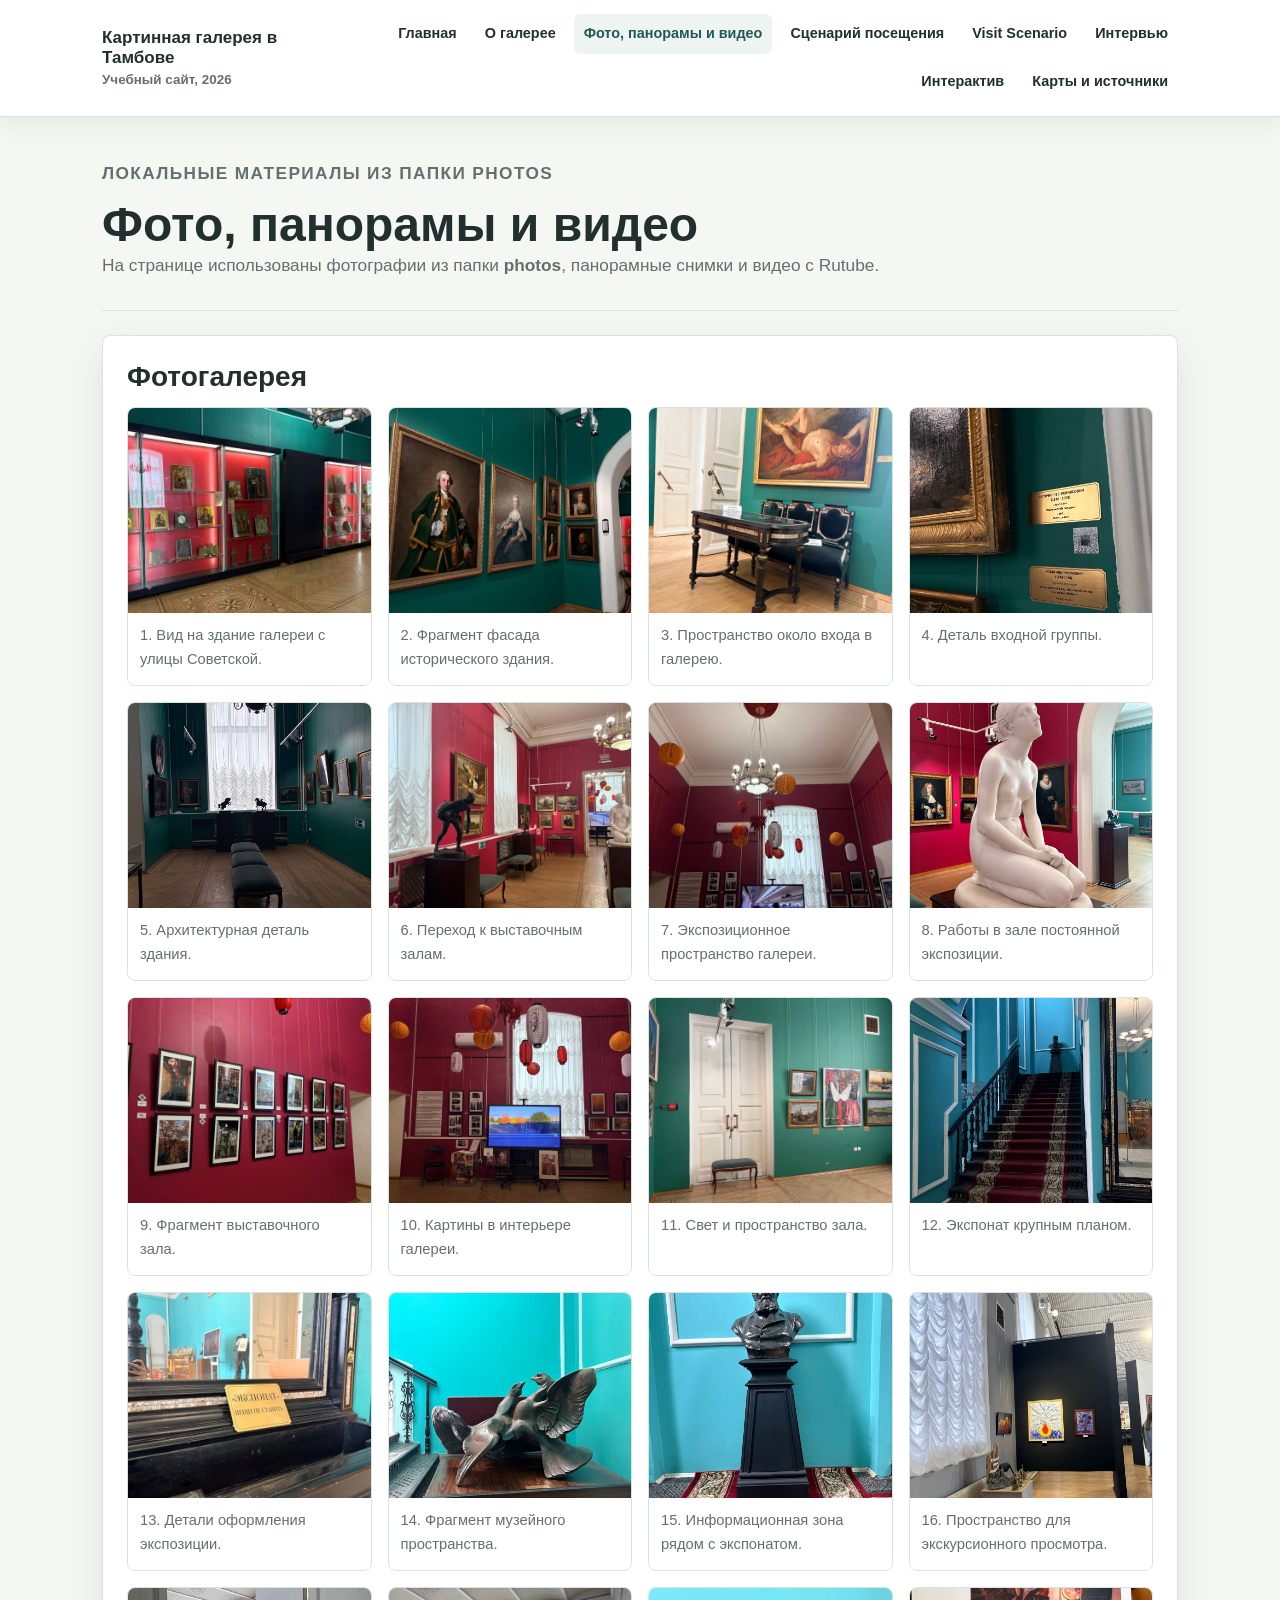
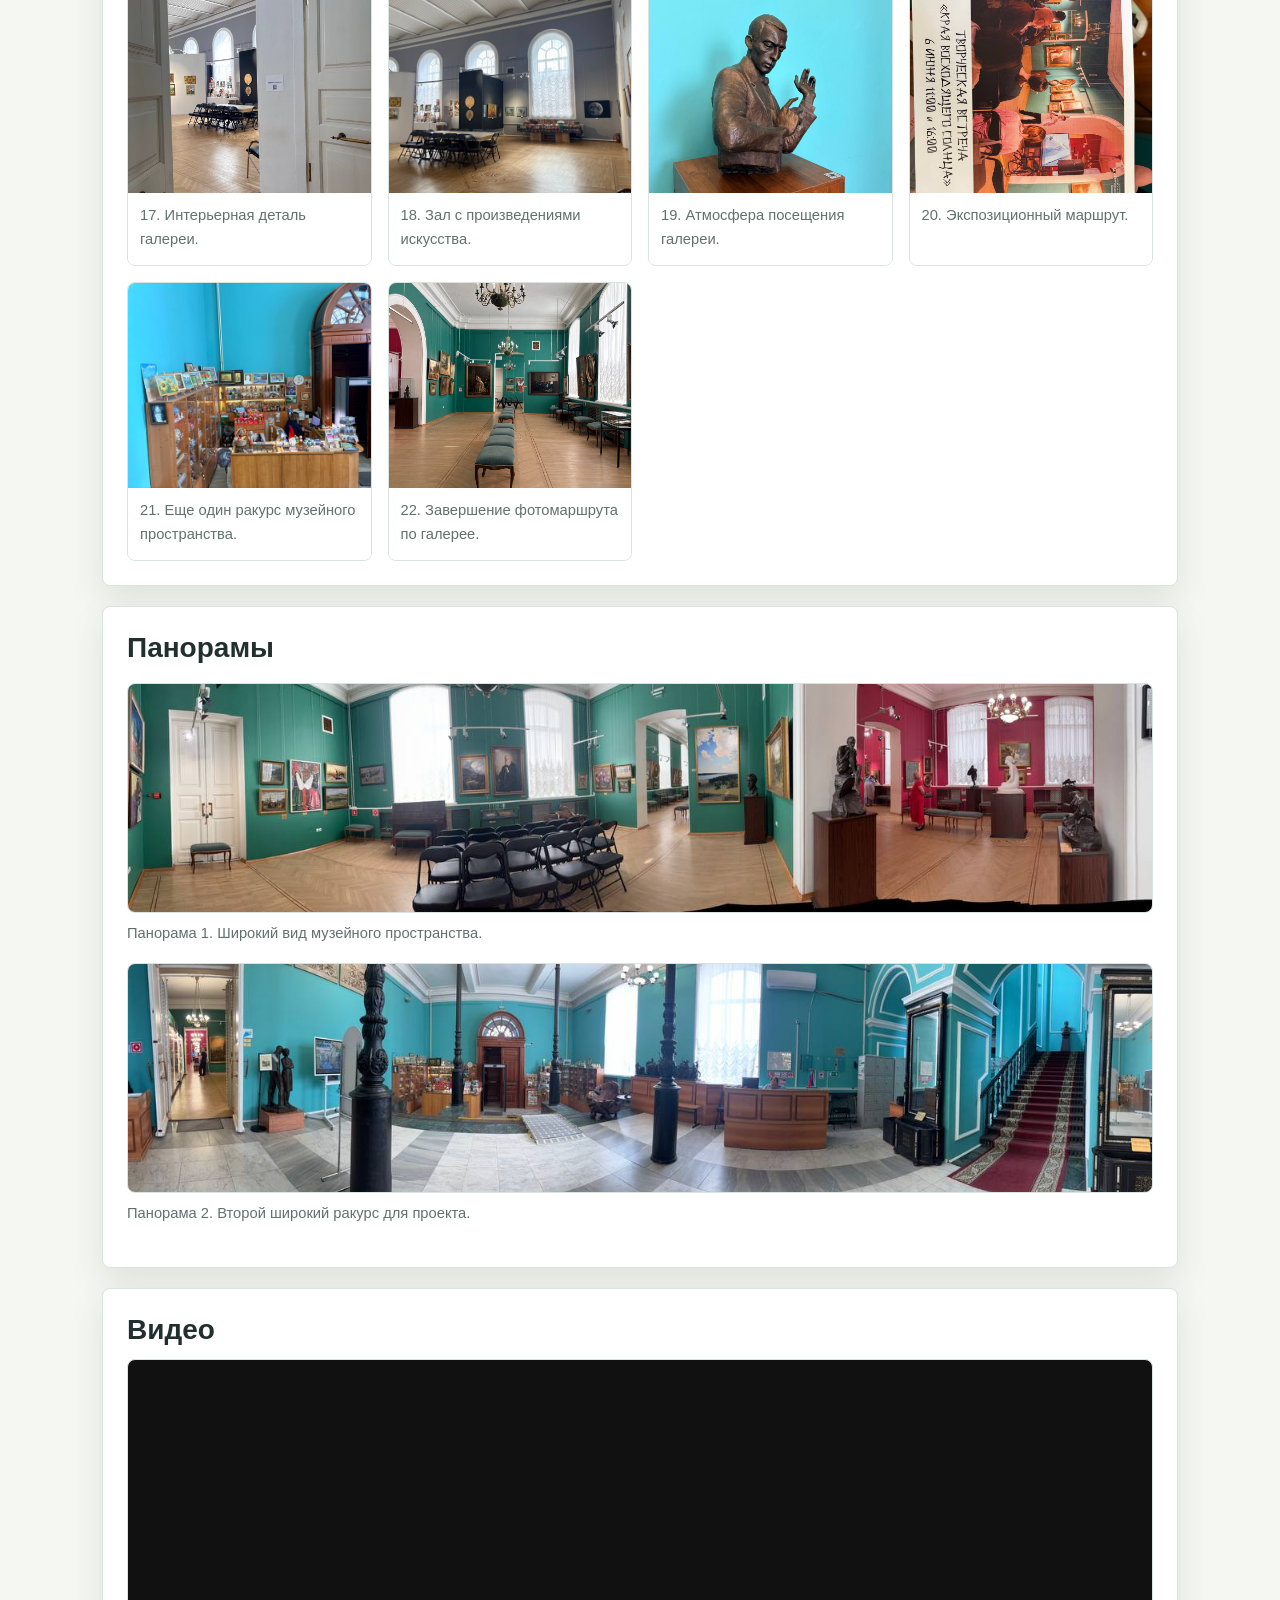
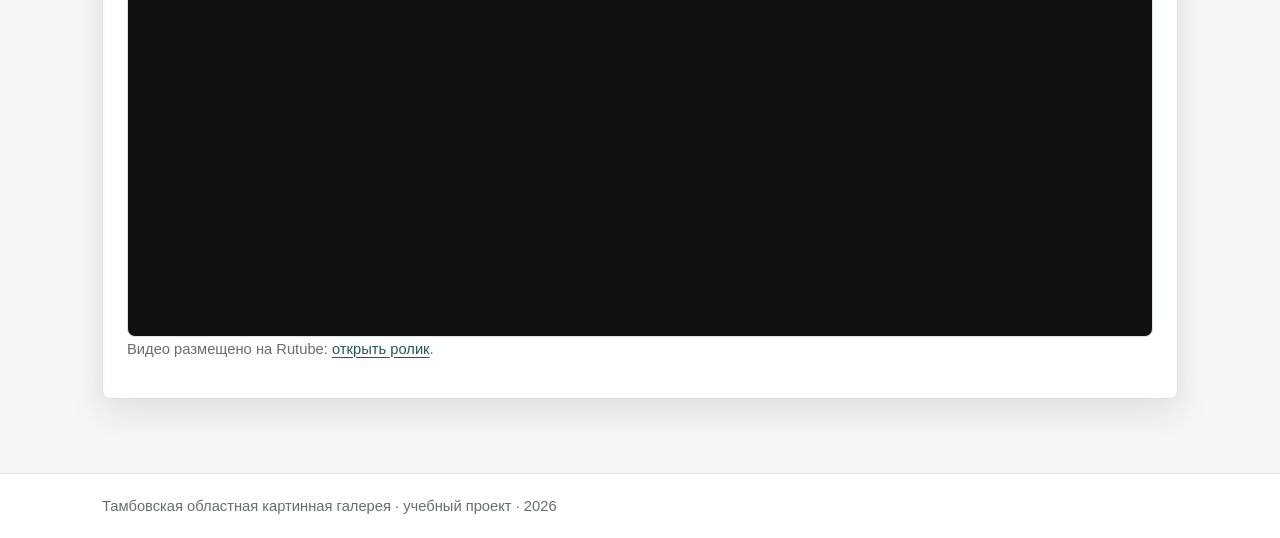
<file: media.html>
<!DOCTYPE html>
<html lang="ru">
<head>
  <meta charset="UTF-8">
  <meta name="viewport" content="width=device-width, initial-scale=1.0">
  <title>Фото, панорамы и видео</title>
  <link rel="stylesheet" href="css/style.css">
</head>
<body>
  <header class="site-header">
    <div class="header-inner">
      <div class="brand">Картинная галерея в Тамбове<span>Учебный сайт, 2026</span></div>
      <nav aria-label="Основная навигация">
        <ul class="nav-list">
          <li><a href="index.html">Главная</a></li>
          <li><a href="about.html">О галерее</a></li>
          <li><a class="active" href="media.html">Фото, панорамы и видео</a></li>
          <li><a href="scenario.html">Сценарий посещения</a></li>
          <li><a href="scenario-en.html">Visit Scenario</a></li>
          <li><a href="interview.html">Интервью</a></li>
          <li><a href="interactive.html">Интерактив</a></li>
          <li><a href="maps-sources.html">Карты и источники</a></li>
        </ul>
      </nav>
    </div>
  </header>

  <main>
    <div class="page-title">
      <p class="eyebrow">Локальные материалы из папки photos</p>
      <h1>Фото, панорамы и видео</h1>
      <p>На странице использованы фотографии из папки <strong>photos</strong>, панорамные снимки и видео с Rutube.</p>
    </div>

    <section class="section">
      <h2>Фотогалерея</h2>
      <div class="media-grid">
        <figure class="photo-item">
          <button class="photo-open" type="button" data-lightbox="photos/photo01.jpg" data-caption="1. Вид на здание галереи с улицы Советской">
            <img src="photos/photo01.jpg" loading="lazy" alt="Вид на здание галереи">
          </button>
          <figcaption>1. Вид на здание галереи с улицы Советской.</figcaption>
        </figure>
        <figure class="photo-item">
          <button class="photo-open" type="button" data-lightbox="photos/photo02.jpg" data-caption="2. Фрагмент фасада исторического здания">
            <img src="photos/photo02.jpg" loading="lazy" alt="Фрагмент фасада галереи">
          </button>
          <figcaption>2. Фрагмент фасада исторического здания.</figcaption>
        </figure>
        <figure class="photo-item">
          <button class="photo-open" type="button" data-lightbox="photos/photo03.jpg" data-caption="3. Пространство около входа в галерею">
            <img src="photos/photo03.jpg" loading="lazy" alt="Пространство около входа">
          </button>
          <figcaption>3. Пространство около входа в галерею.</figcaption>
        </figure>
        <figure class="photo-item">
          <button class="photo-open" type="button" data-lightbox="photos/photo04.jpg" data-caption="4. Деталь входной группы">
            <img src="photos/photo04.jpg" loading="lazy" alt="Деталь входной группы">
          </button>
          <figcaption>4. Деталь входной группы.</figcaption>
        </figure>
        <figure class="photo-item">
          <button class="photo-open" type="button" data-lightbox="photos/photo05.jpg" data-caption="5. Архитектурная деталь здания">
            <img src="photos/photo05.jpg" loading="lazy" alt="Архитектурная деталь">
          </button>
          <figcaption>5. Архитектурная деталь здания.</figcaption>
        </figure>
        <figure class="photo-item">
          <button class="photo-open" type="button" data-lightbox="photos/photo06.jpg" data-caption="6. Переход к выставочным залам">
            <img src="photos/photo06.jpg" loading="lazy" alt="Переход к выставочным залам">
          </button>
          <figcaption>6. Переход к выставочным залам.</figcaption>
        </figure>
        <figure class="photo-item">
          <button class="photo-open" type="button" data-lightbox="photos/photo07.jpg" data-caption="7. Экспозиционное пространство галереи">
            <img src="photos/photo07.jpg" loading="lazy" alt="Экспозиционное пространство">
          </button>
          <figcaption>7. Экспозиционное пространство галереи.</figcaption>
        </figure>
        <figure class="photo-item">
          <button class="photo-open" type="button" data-lightbox="photos/photo08.jpg" data-caption="8. Работы в зале постоянной экспозиции">
            <img src="photos/photo08.jpg" loading="lazy" alt="Работы в зале">
          </button>
          <figcaption>8. Работы в зале постоянной экспозиции.</figcaption>
        </figure>
        <figure class="photo-item">
          <button class="photo-open" type="button" data-lightbox="photos/photo09.jpg" data-caption="9. Фрагмент выставочного зала">
            <img src="photos/photo09.jpg" loading="lazy" alt="Фрагмент выставочного зала">
          </button>
          <figcaption>9. Фрагмент выставочного зала.</figcaption>
        </figure>
        <figure class="photo-item">
          <button class="photo-open" type="button" data-lightbox="photos/photo10.jpg" data-caption="10. Картины в интерьере галереи">
            <img src="photos/photo10.jpg" loading="lazy" alt="Картины в интерьере">
          </button>
          <figcaption>10. Картины в интерьере галереи.</figcaption>
        </figure>
        <figure class="photo-item">
          <button class="photo-open" type="button" data-lightbox="photos/photo11.jpg" data-caption="11. Свет и пространство зала">
            <img src="photos/photo11.jpg" loading="lazy" alt="Свет и пространство зала">
          </button>
          <figcaption>11. Свет и пространство зала.</figcaption>
        </figure>
        <figure class="photo-item">
          <button class="photo-open" type="button" data-lightbox="photos/photo12.jpg" data-caption="12. Экспонат крупным планом">
            <img src="photos/photo12.jpg" loading="lazy" alt="Экспонат крупным планом">
          </button>
          <figcaption>12. Экспонат крупным планом.</figcaption>
        </figure>
        <figure class="photo-item">
          <button class="photo-open" type="button" data-lightbox="photos/photo13.jpg" data-caption="13. Детали оформления экспозиции">
            <img src="photos/photo13.jpg" loading="lazy" alt="Детали оформления экспозиции">
          </button>
          <figcaption>13. Детали оформления экспозиции.</figcaption>
        </figure>
        <figure class="photo-item">
          <button class="photo-open" type="button" data-lightbox="photos/photo14.jpg" data-caption="14. Фрагмент музейного пространства">
            <img src="photos/photo14.jpg" loading="lazy" alt="Фрагмент музейного пространства">
          </button>
          <figcaption>14. Фрагмент музейного пространства.</figcaption>
        </figure>
        <figure class="photo-item">
          <button class="photo-open" type="button" data-lightbox="photos/photo15.jpg" data-caption="15. Информационная зона рядом с экспонатом">
            <img src="photos/photo15.jpg" loading="lazy" alt="Информационная зона">
          </button>
          <figcaption>15. Информационная зона рядом с экспонатом.</figcaption>
        </figure>
        <figure class="photo-item">
          <button class="photo-open" type="button" data-lightbox="photos/photo16.jpg" data-caption="16. Пространство для экскурсионного просмотра">
            <img src="photos/photo16.jpg" loading="lazy" alt="Пространство для экскурсии">
          </button>
          <figcaption>16. Пространство для экскурсионного просмотра.</figcaption>
        </figure>
        <figure class="photo-item">
          <button class="photo-open" type="button" data-lightbox="photos/photo17.jpg" data-caption="17. Интерьерная деталь галереи">
            <img src="photos/photo17.jpg" loading="lazy" alt="Интерьерная деталь галереи">
          </button>
          <figcaption>17. Интерьерная деталь галереи.</figcaption>
        </figure>
        <figure class="photo-item">
          <button class="photo-open" type="button" data-lightbox="photos/photo18.jpg" data-caption="18. Зал с произведениями искусства">
            <img src="photos/photo18.jpg" loading="lazy" alt="Зал с произведениями искусства">
          </button>
          <figcaption>18. Зал с произведениями искусства.</figcaption>
        </figure>
        <figure class="photo-item">
          <button class="photo-open" type="button" data-lightbox="photos/photo19.jpg" data-caption="19. Атмосфера посещения галереи">
            <img src="photos/photo19.jpg" loading="lazy" alt="Атмосфера посещения галереи">
          </button>
          <figcaption>19. Атмосфера посещения галереи.</figcaption>
        </figure>
        <figure class="photo-item">
          <button class="photo-open" type="button" data-lightbox="photos/photo20.jpg" data-caption="20. Экспозиционный маршрут">
            <img src="photos/photo20.jpg" loading="lazy" alt="Экспозиционный маршрут">
          </button>
          <figcaption>20. Экспозиционный маршрут.</figcaption>
        </figure>
        <figure class="photo-item">
          <button class="photo-open" type="button" data-lightbox="photos/photo21.jpg" data-caption="21. Еще один ракурс музейного пространства">
            <img src="photos/photo21.jpg" loading="lazy" alt="Еще один ракурс музейного пространства">
          </button>
          <figcaption>21. Еще один ракурс музейного пространства.</figcaption>
        </figure>
        <figure class="photo-item">
          <button class="photo-open" type="button" data-lightbox="photos/photo22.jpg" data-caption="22. Завершение фотомаршрута по галерее">
            <img src="photos/photo22.jpg" loading="lazy" alt="Завершение фотомаршрута">
          </button>
          <figcaption>22. Завершение фотомаршрута по галерее.</figcaption>
        </figure>
      </div>
    </section>

    <section class="section">
      <h2>Панорамы</h2>
      <figure class="panorama">
        <button class="photo-open" type="button" data-lightbox="photos/panoram.jpg" data-caption="Панорама 1. Широкий вид музейного пространства">
          <img src="photos/panoram.jpg" alt="Панорамный снимок галереи">
        </button>
        <figcaption>Панорама 1. Широкий вид музейного пространства.</figcaption>
      </figure>
      <figure class="panorama">
        <button class="photo-open" type="button" data-lightbox="photos/panoram2.jpg" data-caption="Панорама 2. Второй широкий ракурс для проекта">
          <img src="photos/panoram2.jpg" alt="Второй панорамный снимок галереи">
        </button>
        <figcaption>Панорама 2. Второй широкий ракурс для проекта.</figcaption>
      </figure>
    </section>

    <section class="section">
      <h2>Видео</h2>
      <div class="embed">
        <iframe
          src="https://rutube.ru/play/embed/41c4757165e6a5879e74a8eb932a50e2/"
          title="Видео о Тамбовской областной картинной галерее на Rutube"
          allow="clipboard-write; autoplay"
          allowfullscreen>
        </iframe>
      </div>
      <p class="source-note">
        Видео размещено на Rutube: <a href="https://rutube.ru/video/41c4757165e6a5879e74a8eb932a50e2/" target="_blank" rel="noopener">открыть ролик</a>.
      </p>
    </section>
  </main>

  <footer class="footer">
    <div class="footer-inner">Тамбовская областная картинная галерея · учебный проект · 2026</div>
  </footer>
  <script src="js/main.js"></script>
</body>
</html>
</file>
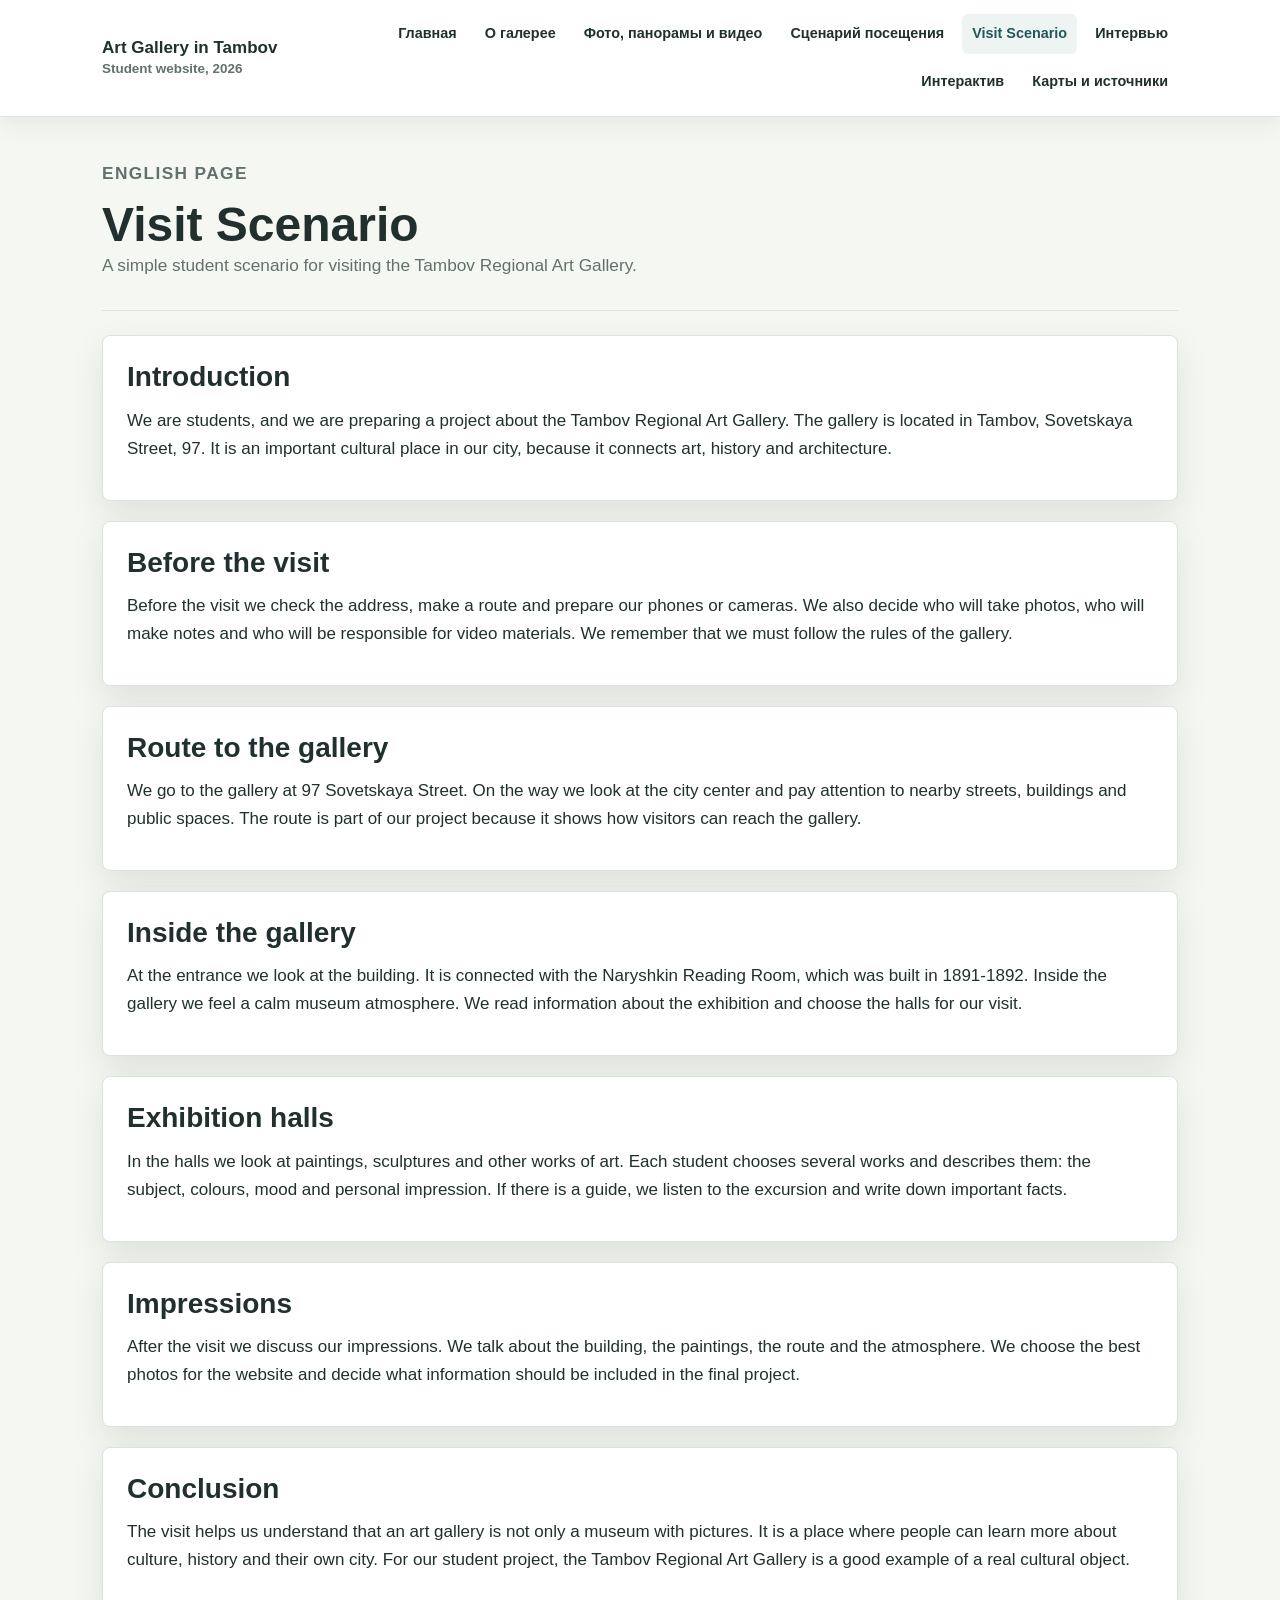
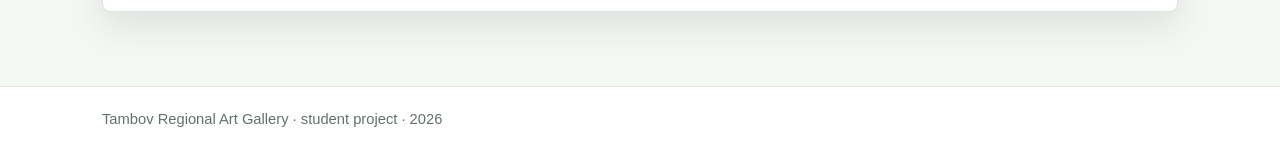
<file: scenario-en.html>
<!DOCTYPE html>
<html lang="en">
<head>
  <meta charset="UTF-8">
  <meta name="viewport" content="width=device-width, initial-scale=1.0">
  <title>Visit Scenario</title>
  <link rel="stylesheet" href="css/style.css">
</head>
<body>
  <header class="site-header">
    <div class="header-inner">
      <div class="brand">Art Gallery in Tambov<span>Student website, 2026</span></div>
      <nav aria-label="Main navigation">
        <ul class="nav-list">
          <li><a href="index.html">Главная</a></li>
          <li><a href="about.html">О галерее</a></li>
          <li><a href="media.html">Фото, панорамы и видео</a></li>
          <li><a href="scenario.html">Сценарий посещения</a></li>
          <li><a class="active" href="scenario-en.html">Visit Scenario</a></li>
          <li><a href="interview.html">Интервью</a></li>
          <li><a href="interactive.html">Интерактив</a></li>
          <li><a href="maps-sources.html">Карты и источники</a></li>
        </ul>
      </nav>
    </div>
  </header>

  <main>
    <div class="page-title">
      <p class="eyebrow">English page</p>
      <h1>Visit Scenario</h1>
      <p>A simple student scenario for visiting the Tambov Regional Art Gallery.</p>
    </div>

    <section class="section">
      <h2>Introduction</h2>
      <p>
        We are students, and we are preparing a project about the Tambov Regional Art Gallery.
        The gallery is located in Tambov, Sovetskaya Street, 97. It is an important cultural place
        in our city, because it connects art, history and architecture.
      </p>
    </section>

    <section class="section">
      <h2>Before the visit</h2>
      <p>
        Before the visit we check the address, make a route and prepare our phones or cameras.
        We also decide who will take photos, who will make notes and who will be responsible for
        video materials. We remember that we must follow the rules of the gallery.
      </p>
    </section>

    <section class="section">
      <h2>Route to the gallery</h2>
      <p>
        We go to the gallery at 97 Sovetskaya Street. On the way we look at the city center and
        pay attention to nearby streets, buildings and public spaces. The route is part of our
        project because it shows how visitors can reach the gallery.
      </p>
    </section>

    <section class="section">
      <h2>Inside the gallery</h2>
      <p>
        At the entrance we look at the building. It is connected with the Naryshkin Reading Room,
        which was built in 1891-1892. Inside the gallery we feel a calm museum atmosphere.
        We read information about the exhibition and choose the halls for our visit.
      </p>
    </section>

    <section class="section">
      <h2>Exhibition halls</h2>
      <p>
        In the halls we look at paintings, sculptures and other works of art. Each student chooses
        several works and describes them: the subject, colours, mood and personal impression.
        If there is a guide, we listen to the excursion and write down important facts.
      </p>
    </section>

    <section class="section">
      <h2>Impressions</h2>
      <p>
        After the visit we discuss our impressions. We talk about the building, the paintings,
        the route and the atmosphere. We choose the best photos for the website and decide what
        information should be included in the final project.
      </p>
    </section>

    <section class="section">
      <h2>Conclusion</h2>
      <p>
        The visit helps us understand that an art gallery is not only a museum with pictures.
        It is a place where people can learn more about culture, history and their own city.
        For our student project, the Tambov Regional Art Gallery is a good example of a real
        cultural object.
      </p>
    </section>
  </main>

  <footer class="footer">
    <div class="footer-inner">Tambov Regional Art Gallery · student project · 2026</div>
  </footer>
  <script src="js/main.js"></script>
</body>
</html>
</file>
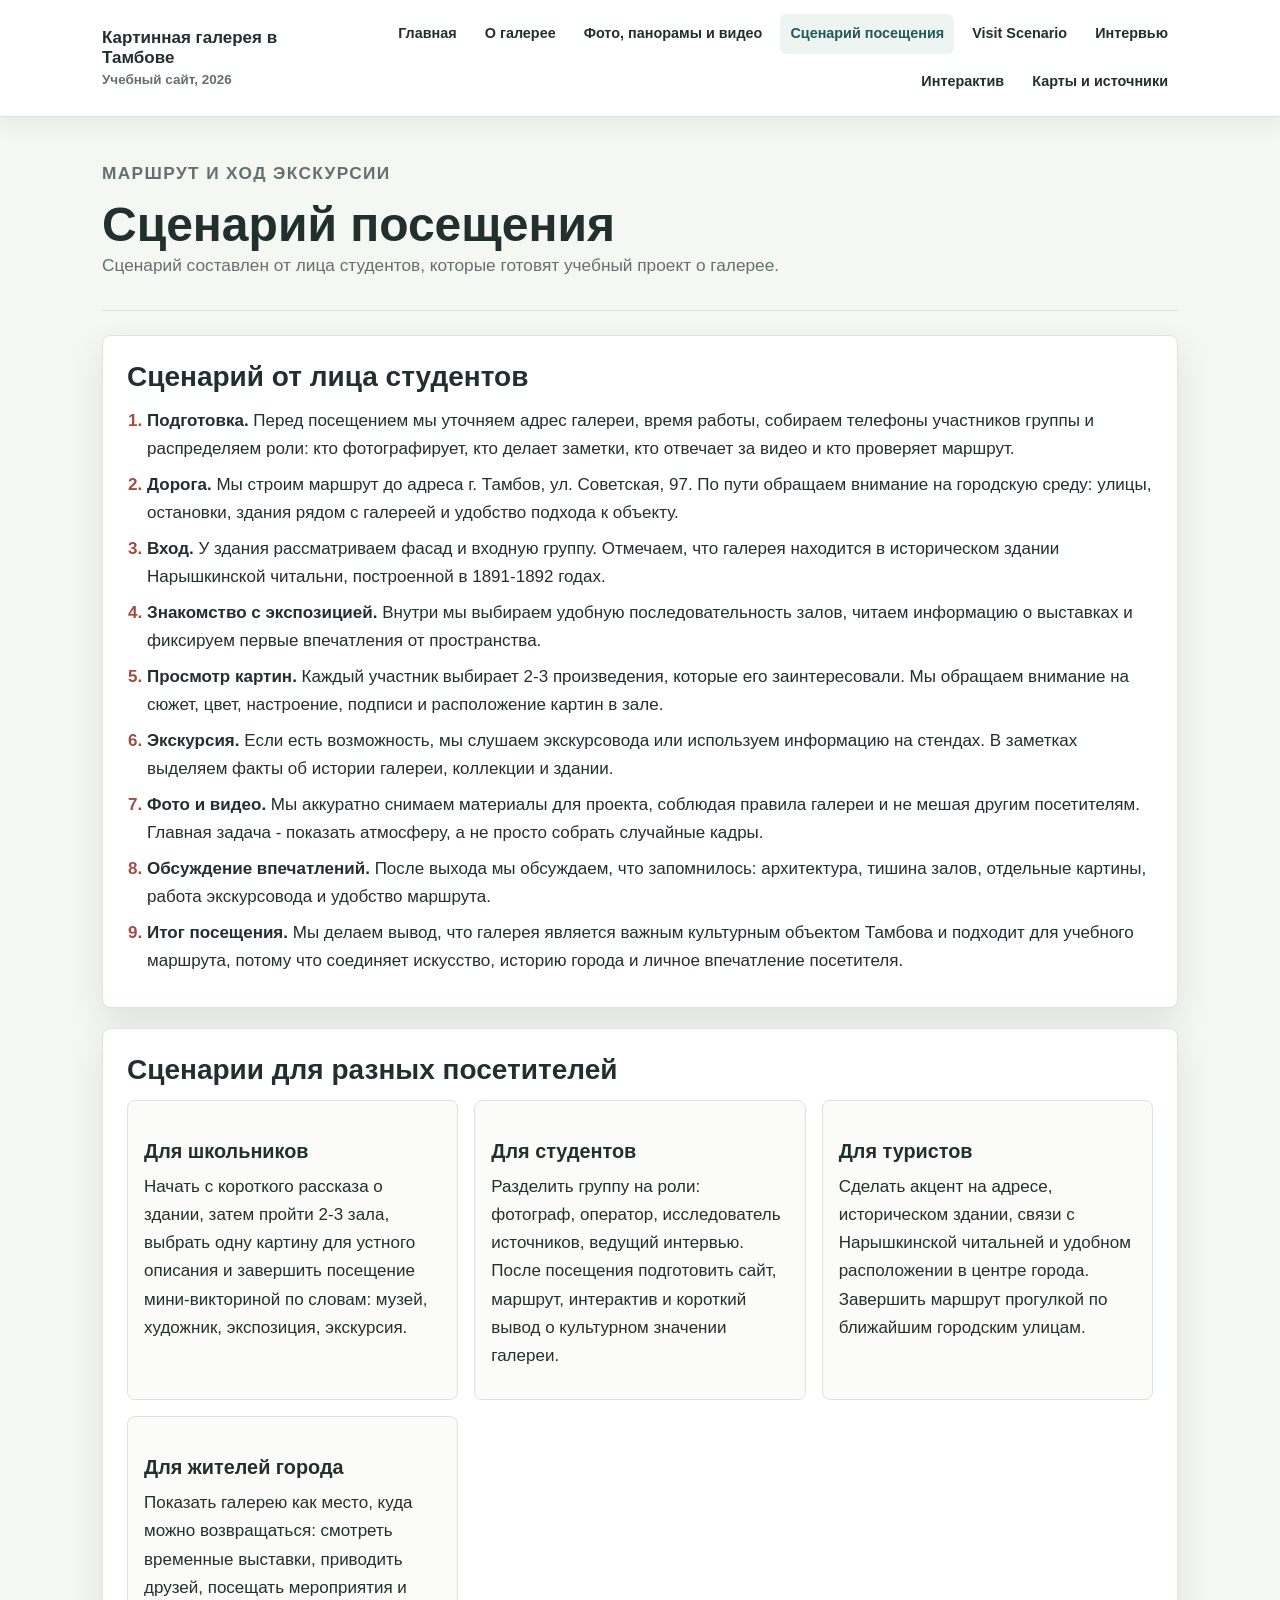
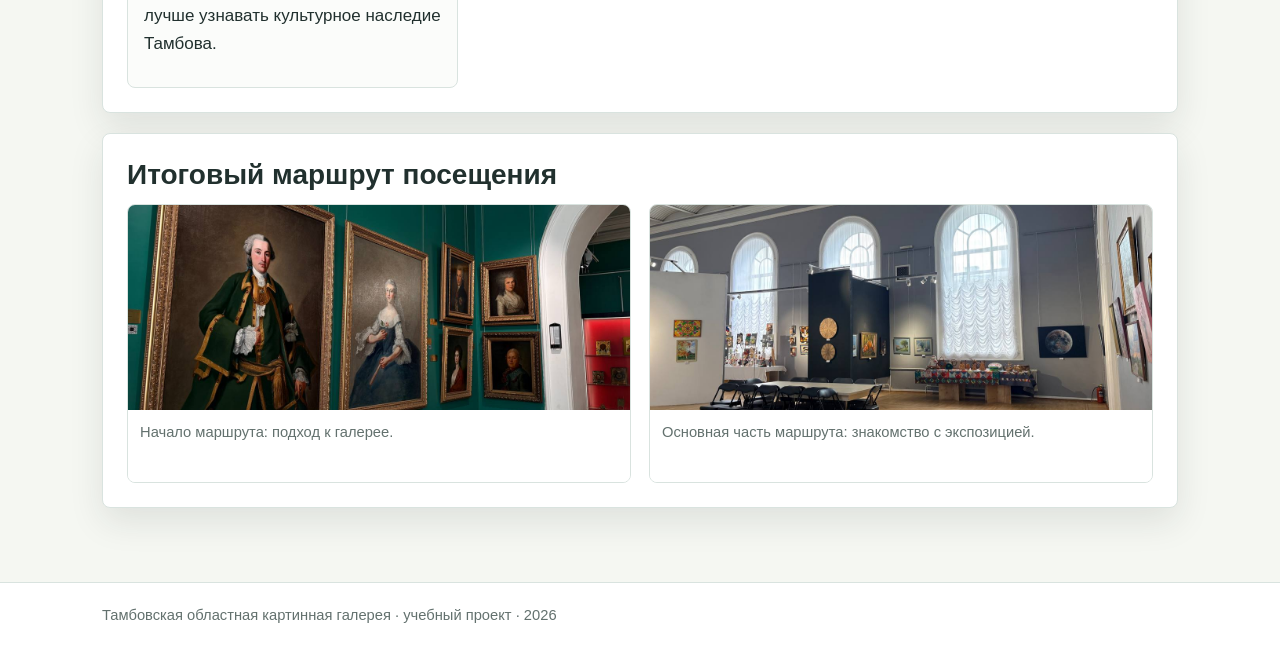
<file: scenario.html>
<!DOCTYPE html>
<html lang="ru">
<head>
  <meta charset="UTF-8">
  <meta name="viewport" content="width=device-width, initial-scale=1.0">
  <title>Сценарий посещения</title>
  <link rel="stylesheet" href="css/style.css">
</head>
<body>
  <header class="site-header">
    <div class="header-inner">
      <div class="brand">Картинная галерея в Тамбове<span>Учебный сайт, 2026</span></div>
      <nav aria-label="Основная навигация">
        <ul class="nav-list">
          <li><a href="index.html">Главная</a></li>
          <li><a href="about.html">О галерее</a></li>
          <li><a href="media.html">Фото, панорамы и видео</a></li>
          <li><a class="active" href="scenario.html">Сценарий посещения</a></li>
          <li><a href="scenario-en.html">Visit Scenario</a></li>
          <li><a href="interview.html">Интервью</a></li>
          <li><a href="interactive.html">Интерактив</a></li>
          <li><a href="maps-sources.html">Карты и источники</a></li>
        </ul>
      </nav>
    </div>
  </header>

  <main>
    <div class="page-title">
      <p class="eyebrow">Маршрут и ход экскурсии</p>
      <h1>Сценарий посещения</h1>
      <p>Сценарий составлен от лица студентов, которые готовят учебный проект о галерее.</p>
    </div>

    <section class="section">
      <h2>Сценарий от лица студентов</h2>
      <ol class="timeline">
        <li>
          <strong>Подготовка.</strong> Перед посещением мы уточняем адрес галереи, время работы,
          собираем телефоны участников группы и распределяем роли: кто фотографирует, кто делает
          заметки, кто отвечает за видео и кто проверяет маршрут.
        </li>
        <li>
          <strong>Дорога.</strong> Мы строим маршрут до адреса г. Тамбов, ул. Советская, 97.
          По пути обращаем внимание на городскую среду: улицы, остановки, здания рядом с галереей
          и удобство подхода к объекту.
        </li>
        <li>
          <strong>Вход.</strong> У здания рассматриваем фасад и входную группу. Отмечаем, что галерея
          находится в историческом здании Нарышкинской читальни, построенной в 1891-1892 годах.
        </li>
        <li>
          <strong>Знакомство с экспозицией.</strong> Внутри мы выбираем удобную последовательность залов,
          читаем информацию о выставках и фиксируем первые впечатления от пространства.
        </li>
        <li>
          <strong>Просмотр картин.</strong> Каждый участник выбирает 2-3 произведения, которые его
          заинтересовали. Мы обращаем внимание на сюжет, цвет, настроение, подписи и расположение
          картин в зале.
        </li>
        <li>
          <strong>Экскурсия.</strong> Если есть возможность, мы слушаем экскурсовода или используем
          информацию на стендах. В заметках выделяем факты об истории галереи, коллекции и здании.
        </li>
        <li>
          <strong>Фото и видео.</strong> Мы аккуратно снимаем материалы для проекта, соблюдая правила
          галереи и не мешая другим посетителям. Главная задача - показать атмосферу, а не просто
          собрать случайные кадры.
        </li>
        <li>
          <strong>Обсуждение впечатлений.</strong> После выхода мы обсуждаем, что запомнилось:
          архитектура, тишина залов, отдельные картины, работа экскурсовода и удобство маршрута.
        </li>
        <li>
          <strong>Итог посещения.</strong> Мы делаем вывод, что галерея является важным культурным
          объектом Тамбова и подходит для учебного маршрута, потому что соединяет искусство,
          историю города и личное впечатление посетителя.
        </li>
      </ol>
    </section>

    <section class="section">
      <h2>Сценарии для разных посетителей</h2>
      <div class="grid">
        <div class="audience-box">
          <h3>Для школьников</h3>
          <p>
            Начать с короткого рассказа о здании, затем пройти 2-3 зала, выбрать одну картину для
            устного описания и завершить посещение мини-викториной по словам: музей, художник,
            экспозиция, экскурсия.
          </p>
        </div>
        <div class="audience-box">
          <h3>Для студентов</h3>
          <p>
            Разделить группу на роли: фотограф, оператор, исследователь источников, ведущий интервью.
            После посещения подготовить сайт, маршрут, интерактив и короткий вывод о культурном
            значении галереи.
          </p>
        </div>
        <div class="audience-box">
          <h3>Для туристов</h3>
          <p>
            Сделать акцент на адресе, историческом здании, связи с Нарышкинской читальней и удобном
            расположении в центре города. Завершить маршрут прогулкой по ближайшим городским улицам.
          </p>
        </div>
        <div class="audience-box">
          <h3>Для жителей города</h3>
          <p>
            Показать галерею как место, куда можно возвращаться: смотреть временные выставки,
            приводить друзей, посещать мероприятия и лучше узнавать культурное наследие Тамбова.
          </p>
        </div>
      </div>
    </section>

    <section class="section">
      <h2>Итоговый маршрут посещения</h2>
      <div class="two-col">
        <figure class="photo-item">
          <button class="photo-open" type="button" data-lightbox="photos/photo02.jpg" data-caption="Начало маршрута: подход к галерее">
            <img src="photos/photo02.jpg" alt="Подход к галерее">
          </button>
          <figcaption>Начало маршрута: подход к галерее.</figcaption>
        </figure>
        <figure class="photo-item">
          <button class="photo-open" type="button" data-lightbox="photos/photo18.jpg" data-caption="Основная часть маршрута: знакомство с экспозицией">
            <img src="photos/photo18.jpg" alt="Знакомство с экспозицией">
          </button>
          <figcaption>Основная часть маршрута: знакомство с экспозицией.</figcaption>
        </figure>
      </div>
    </section>
  </main>

  <footer class="footer">
    <div class="footer-inner">Тамбовская областная картинная галерея · учебный проект · 2026</div>
  </footer>
  <script src="js/main.js"></script>
</body>
</html>
</file>
<file: css/style.css>
/* Светлый адаптивный стиль учебного сайта о Тамбовской областной картинной галерее. */
:root {
  --bg: #f5f7f2;
  --surface: #ffffff;
  --surface-soft: #eef4f1;
  --ink: #21302e;
  --muted: #63716e;
  --line: #d9e3df;
  --brick: #a24d3f;
  --brick-dark: #7f382f;
  --green: #2f6f73;
  --green-dark: #23575a;
  --gold: #b1872e;
  --blue: #37658e;
  --shadow: 0 14px 34px rgba(28, 43, 40, 0.10);
  --radius: 8px;
  --max-width: 1120px;
}

* {
  box-sizing: border-box;
}

html {
  scroll-behavior: smooth;
}

body {
  margin: 0;
  color: var(--ink);
  background: var(--bg);
  font-family: "Segoe UI", Arial, sans-serif;
  font-size: 17px;
  line-height: 1.65;
}

img,
iframe {
  max-width: 100%;
}

img {
  display: block;
}

a {
  color: var(--green-dark);
  text-decoration-thickness: 0.08em;
  text-underline-offset: 0.18em;
}

a:hover {
  color: var(--brick-dark);
}

button,
input {
  font: inherit;
}

.site-header {
  position: sticky;
  top: 0;
  z-index: 20;
  background: rgba(255, 255, 255, 0.96);
  border-bottom: 1px solid var(--line);
  box-shadow: 0 8px 22px rgba(33, 48, 46, 0.07);
}

.header-inner {
  max-width: var(--max-width);
  margin: 0 auto;
  padding: 14px 22px;
  display: grid;
  grid-template-columns: minmax(230px, 1fr) auto;
  gap: 18px;
  align-items: center;
  min-width: 0;
}

.site-header nav {
  min-width: 0;
}

.brand {
  color: var(--ink);
  font-weight: 800;
  letter-spacing: 0;
  line-height: 1.2;
  min-width: 0;
  overflow-wrap: anywhere;
}

.brand span {
  display: block;
  margin-top: 3px;
  color: var(--muted);
  font-size: 0.84rem;
  font-weight: 600;
}

.nav-list {
  margin: 0;
  padding: 0;
  list-style: none;
  display: flex;
  flex-wrap: wrap;
  justify-content: flex-end;
  gap: 8px;
  min-width: 0;
}

.nav-list a {
  display: block;
  padding: 8px 10px;
  border-radius: 6px;
  color: var(--ink);
  font-size: 0.9rem;
  font-weight: 700;
  text-decoration: none;
  white-space: nowrap;
}

.nav-list a:hover,
.nav-list a.active {
  background: var(--surface-soft);
  color: var(--green-dark);
}

main {
  max-width: var(--max-width);
  margin: 0 auto;
  padding: 34px 22px 54px;
}

.hero {
  display: grid;
  grid-template-columns: minmax(0, 1.05fr) minmax(300px, 0.95fr);
  gap: 30px;
  align-items: center;
  min-height: 72vh;
  padding: 26px 0 34px;
}

.hero h1,
.page-title h1 {
  margin: 0;
  color: var(--ink);
  font-size: 3rem;
  line-height: 1.08;
  letter-spacing: 0;
}

.hero p,
.page-title p,
.lead {
  color: var(--muted);
  font-size: 1.08rem;
}

.eyebrow {
  margin: 0 0 12px;
  color: var(--brick);
  font-size: 0.82rem;
  font-weight: 800;
  letter-spacing: 0.08em;
  text-transform: uppercase;
}

.hero-actions,
.button-row {
  display: flex;
  flex-wrap: wrap;
  gap: 10px;
  align-items: center;
  margin-top: 22px;
}

.btn {
  display: inline-flex;
  align-items: center;
  justify-content: center;
  min-height: 42px;
  padding: 10px 15px;
  border: 1px solid var(--green);
  border-radius: 6px;
  background: var(--green);
  color: #fff;
  font-weight: 800;
  text-decoration: none;
  cursor: pointer;
}

.btn:hover {
  background: var(--green-dark);
  color: #fff;
  text-decoration: none;
}

.btn.secondary {
  background: #fff;
  color: var(--green-dark);
}

.btn.secondary:hover {
  background: var(--surface-soft);
  color: var(--green-dark);
}

.hero-photo {
  margin: 0;
}

.hero-photo img {
  width: 100%;
  max-height: 610px;
  object-fit: cover;
  object-position: center;
  border-radius: var(--radius);
  border: 1px solid var(--line);
  box-shadow: var(--shadow);
}

.hero-photo figcaption,
figcaption {
  margin-top: 8px;
  color: var(--muted);
  font-size: 0.92rem;
}

.page-title {
  margin: 8px 0 24px;
  padding-bottom: 18px;
  border-bottom: 1px solid var(--line);
}

.section,
.card {
  margin: 20px 0;
  padding: 24px;
  background: var(--surface);
  border: 1px solid var(--line);
  border-radius: var(--radius);
  box-shadow: var(--shadow);
}

.section h2,
.card h2 {
  margin-top: 0;
}

h2 {
  margin: 30px 0 12px;
  font-size: 1.75rem;
  line-height: 1.22;
  letter-spacing: 0;
}

h3 {
  margin: 22px 0 10px;
  font-size: 1.24rem;
  line-height: 1.25;
  letter-spacing: 0;
}

p {
  margin: 0 0 13px;
}

.muted,
.source-note {
  color: var(--muted);
}

.source-note {
  font-size: 0.92rem;
}

.grid {
  display: grid;
  grid-template-columns: repeat(3, minmax(0, 1fr));
  gap: 16px;
}

.two-col {
  display: grid;
  grid-template-columns: repeat(2, minmax(0, 1fr));
  gap: 18px;
}

.fact,
.site-link,
.stat-box,
.route-box,
.audience-box,
.rebus-card {
  padding: 16px;
  border: 1px solid var(--line);
  border-radius: var(--radius);
  background: #fbfcfa;
}

.fact strong,
.stat-number {
  display: block;
  color: var(--brick-dark);
  font-size: 1.35rem;
  line-height: 1.2;
}

.site-link {
  color: var(--ink);
  text-decoration: none;
}

.site-link:hover {
  border-color: var(--green);
  color: var(--ink);
  text-decoration: none;
}

.site-link span {
  display: block;
  margin-top: 6px;
  color: var(--muted);
  font-size: 0.94rem;
  font-weight: 400;
}

.info-list,
.timeline,
.source-list {
  margin: 0;
  padding-left: 20px;
}

.info-list li,
.timeline li,
.source-list li {
  margin: 8px 0;
}

.timeline li::marker {
  color: var(--brick);
  font-weight: 800;
}

.media-grid {
  display: grid;
  grid-template-columns: repeat(auto-fit, minmax(210px, 1fr));
  gap: 16px;
}

.photo-item {
  margin: 0;
  overflow: hidden;
  border: 1px solid var(--line);
  border-radius: var(--radius);
  background: #fff;
}

.photo-open {
  display: block;
  width: 100%;
  padding: 0;
  border: 0;
  background: transparent;
  color: inherit;
  text-align: left;
  cursor: pointer;
}

.photo-item img {
  width: 100%;
  height: 205px;
  object-fit: cover;
}

.photo-item figcaption {
  min-height: 72px;
  margin: 0;
  padding: 10px 12px 12px;
  background: #fff;
}

.panorama {
  margin: 18px 0;
}

.panorama img {
  width: 100%;
  height: 230px;
  object-fit: cover;
  border: 1px solid var(--line);
  border-radius: var(--radius);
}

.embed {
  position: relative;
  overflow: hidden;
  border: 1px solid var(--line);
  border-radius: var(--radius);
  background: #111;
  aspect-ratio: 16 / 9;
}

.embed iframe {
  position: absolute;
  inset: 0;
  width: 100%;
  height: 100%;
  border: 0;
}

.map-frame {
  aspect-ratio: auto;
  height: 340px;
  min-height: 0;
}

.map-frame iframe {
  background: var(--surface-soft);
}

.stats-grid {
  display: grid;
  grid-template-columns: repeat(3, minmax(0, 1fr));
  gap: 14px;
}

.stat-number {
  margin-bottom: 6px;
  font-size: 2rem;
}

.scratch-panel {
  display: grid;
  grid-template-columns: minmax(260px, 1fr) minmax(260px, 0.8fr);
  gap: 18px;
  align-items: stretch;
}

.scratch-stage {
  position: relative;
  min-height: 260px;
  overflow: hidden;
  border: 1px solid #bad6d7;
  border-radius: var(--radius);
  background:
    linear-gradient(#dff0f0 0 24%, transparent 24%),
    linear-gradient(90deg, rgba(47, 111, 115, 0.10) 0 1px, transparent 1px 100%),
    #f7fbfb;
  background-size: 100% 100%, 36px 36px, 100% 100%;
}

.scratch-character {
  position: absolute;
  left: 34px;
  bottom: 24px;
  width: 58px;
  height: 70px;
  border-radius: 28px 28px 8px 8px;
  background: var(--gold);
  box-shadow: inset 0 -16px 0 rgba(0, 0, 0, 0.12);
}

.scratch-character::before,
.scratch-character::after {
  content: "";
  position: absolute;
  top: 18px;
  width: 7px;
  height: 7px;
  border-radius: 50%;
  background: #1d2827;
}

.scratch-character::before {
  left: 17px;
}

.scratch-character::after {
  right: 17px;
}

.scratch-painting {
  position: absolute;
  top: 62px;
  width: 88px;
  height: 68px;
  border: 8px solid #8a5a35;
  background: linear-gradient(135deg, #f0d7a7, #799f91);
}

.scratch-painting.one {
  left: 150px;
}

.scratch-painting.two {
  right: 56px;
  background: linear-gradient(135deg, #c9d7ec, #aa5947);
}

.scratch-label {
  position: absolute;
  left: 24px;
  right: 24px;
  bottom: 104px;
  padding: 10px 12px;
  border-radius: 6px;
  background: rgba(255, 255, 255, 0.88);
  color: var(--ink);
  font-weight: 700;
}

.model-wrap {
  display: grid;
  grid-template-columns: minmax(280px, 1fr) minmax(240px, 0.8fr);
  gap: 18px;
  align-items: center;
}

.model-scene {
  min-height: 290px;
  display: grid;
  place-items: center;
  overflow: hidden;
  border: 1px solid var(--line);
  border-radius: var(--radius);
  background:
    linear-gradient(#dceeed 0 45%, #d6dfd5 45% 100%);
  perspective: 720px;
}

.model-building {
  position: relative;
  width: 260px;
  height: 150px;
  transform-style: preserve-3d;
  transform: rotateX(58deg) rotateZ(var(--model-angle, -28deg));
  transition: transform 0.25s ease;
}

.model-building .base,
.model-building .roof,
.model-building .entrance {
  position: absolute;
  left: 0;
  right: 0;
  margin: auto;
}

.model-building .base {
  bottom: 0;
  width: 250px;
  height: 112px;
  border: 4px solid #6f352d;
  background:
    repeating-linear-gradient(0deg, rgba(255,255,255,0.16) 0 2px, transparent 2px 18px),
    repeating-linear-gradient(90deg, rgba(255,255,255,0.14) 0 2px, transparent 2px 28px),
    #a95342;
  box-shadow: 18px 20px 0 rgba(74, 58, 48, 0.25);
}

.model-building .roof {
  top: 0;
  width: 275px;
  height: 42px;
  clip-path: polygon(6% 100%, 50% 0, 94% 100%);
  background: #55413a;
}

.model-building .entrance {
  bottom: 0;
  width: 54px;
  height: 72px;
  border: 3px solid #5a2d28;
  background: #7b332d;
}

.model-building .window {
  position: absolute;
  top: 62px;
  width: 28px;
  height: 38px;
  border: 3px solid #5a2d28;
  background: #dfe7df;
}

.model-building .w1 { left: 28px; }
.model-building .w2 { left: 72px; }
.model-building .w3 { right: 72px; }
.model-building .w4 { right: 28px; }

.range-line {
  display: grid;
  gap: 8px;
}

.range-line input {
  width: 100%;
  accent-color: var(--green);
}

.puzzle-layout {
  display: grid;
  grid-template-columns: minmax(260px, 360px) minmax(240px, 1fr);
  gap: 20px;
  align-items: start;
}

.puzzle-board {
  display: grid;
  grid-template-columns: repeat(3, 1fr);
  width: min(100%, 360px);
  aspect-ratio: 1;
  border: 2px solid var(--green);
  border-radius: var(--radius);
  overflow: hidden;
  background: var(--surface-soft);
}

.puzzle-tile {
  border: 1px solid rgba(255, 255, 255, 0.78);
  background-repeat: no-repeat;
  cursor: pointer;
}

.puzzle-tile.blank {
  background: repeating-linear-gradient(45deg, #e5ece9 0 10px, #f5f7f2 10px 20px);
  cursor: default;
}

.puzzle-status,
.rebus-status,
.crossword-status {
  min-height: 28px;
  margin-top: 12px;
  color: var(--green-dark);
  font-weight: 800;
}

.rebus-grid {
  display: grid;
  grid-template-columns: repeat(2, minmax(0, 1fr));
  gap: 16px;
}

.rebus-form {
  display: flex;
  flex-wrap: wrap;
  gap: 10px;
  margin-top: 14px;
}

.rebus-form input {
  min-width: 180px;
  flex: 1;
  padding: 10px 12px;
  border: 1px solid var(--line);
  border-radius: 6px;
}

.rebus-expression {
  display: grid;
  gap: 8px;
  margin-top: 10px;
  padding: 14px;
  border-radius: var(--radius);
  background: var(--surface-soft);
  font-weight: 800;
}

.crossword-wrap {
  display: grid;
  grid-template-columns: auto minmax(260px, 1fr);
  gap: 22px;
  align-items: start;
  overflow-x: auto;
}

.crossword-grid {
  display: grid;
  gap: 2px;
  padding: 10px;
  border: 1px solid var(--line);
  border-radius: var(--radius);
  background: #d6dfdb;
}

.crossword-cell {
  position: relative;
  width: 34px;
  height: 34px;
  background: var(--surface);
}

.crossword-cell.empty {
  background: transparent;
}

.crossword-cell input {
  width: 100%;
  height: 100%;
  padding: 7px 2px 2px;
  border: 0;
  background: transparent;
  color: var(--ink);
  font-size: 1rem;
  font-weight: 800;
  text-align: center;
  text-transform: uppercase;
}

.crossword-cell input.correct {
  background: #dff0df;
}

.crossword-cell input.wrong {
  background: #f6d8d3;
}

.cell-number {
  position: absolute;
  top: 1px;
  left: 3px;
  color: var(--brick-dark);
  font-size: 0.62rem;
  font-weight: 900;
  pointer-events: none;
}

.clue-list {
  margin: 0;
  padding-left: 22px;
}

.clue-list li {
  margin: 7px 0;
}

.qr-block {
  display: grid;
  grid-template-columns: 190px minmax(260px, 1fr);
  gap: 18px;
  align-items: center;
}

.qr-block img {
  width: 190px;
  height: 190px;
  padding: 8px;
  border: 1px solid var(--line);
  border-radius: var(--radius);
  background: #fff;
}

.route-form {
  display: grid;
  gap: 10px;
}

.route-form label {
  display: grid;
  gap: 5px;
  color: var(--muted);
  font-weight: 700;
}

.route-form input {
  width: 100%;
  padding: 11px 12px;
  border: 1px solid var(--line);
  border-radius: 6px;
  color: var(--ink);
}

.lightbox {
  position: fixed;
  inset: 0;
  z-index: 50;
  display: none;
  place-items: center;
  padding: 22px;
  background: rgba(16, 24, 23, 0.82);
}

.lightbox.open {
  display: grid;
}

.lightbox-inner {
  width: min(100%, 980px);
  max-height: 92vh;
}

.lightbox img {
  width: 100%;
  max-height: 78vh;
  object-fit: contain;
  border-radius: var(--radius);
  background: #fff;
}

.lightbox-caption {
  margin-top: 10px;
  color: #fff;
  font-weight: 700;
}

.lightbox-close {
  position: absolute;
  top: 16px;
  right: 16px;
  width: 42px;
  height: 42px;
  border: 1px solid rgba(255,255,255,0.55);
  border-radius: 6px;
  background: rgba(255,255,255,0.12);
  color: #fff;
  font-size: 1.4rem;
  cursor: pointer;
}

.footer {
  border-top: 1px solid var(--line);
  background: #ffffff;
}

.footer-inner {
  max-width: var(--max-width);
  margin: 0 auto;
  padding: 20px 22px;
  color: var(--muted);
  font-size: 0.92rem;
}

@media (max-width: 900px) {
  .header-inner,
  .hero,
  .scratch-panel,
  .model-wrap,
  .puzzle-layout,
  .crossword-wrap,
  .qr-block,
  .two-col {
    grid-template-columns: minmax(0, 1fr);
  }

  .nav-list {
    justify-content: flex-start;
  }

  .grid,
  .stats-grid,
  .rebus-grid {
    grid-template-columns: repeat(2, minmax(0, 1fr));
  }

  .hero {
    min-height: 0;
  }
}

@media (max-width: 620px) {
  body {
    font-size: 16px;
  }

  main {
    padding: 24px 14px 42px;
  }

  .header-inner {
    padding: 12px 14px;
  }

  .nav-list {
    flex-wrap: nowrap;
    overflow-x: auto;
    width: 100%;
    max-width: 100%;
    padding-bottom: 4px;
  }

  .hero h1,
  .page-title h1 {
    font-size: 2.18rem;
  }

  .section,
  .card {
    padding: 18px;
  }

  .grid,
  .stats-grid,
  .rebus-grid {
    grid-template-columns: 1fr;
  }

  .media-grid {
    grid-template-columns: 1fr;
  }

  .photo-item img {
    height: 240px;
  }

  .panorama img {
    height: 175px;
  }

  .crossword-cell {
    width: 28px;
    height: 28px;
  }

  .crossword-cell input {
    font-size: 0.9rem;
  }

  .map-frame {
    height: 300px;
  }
}
</file>
